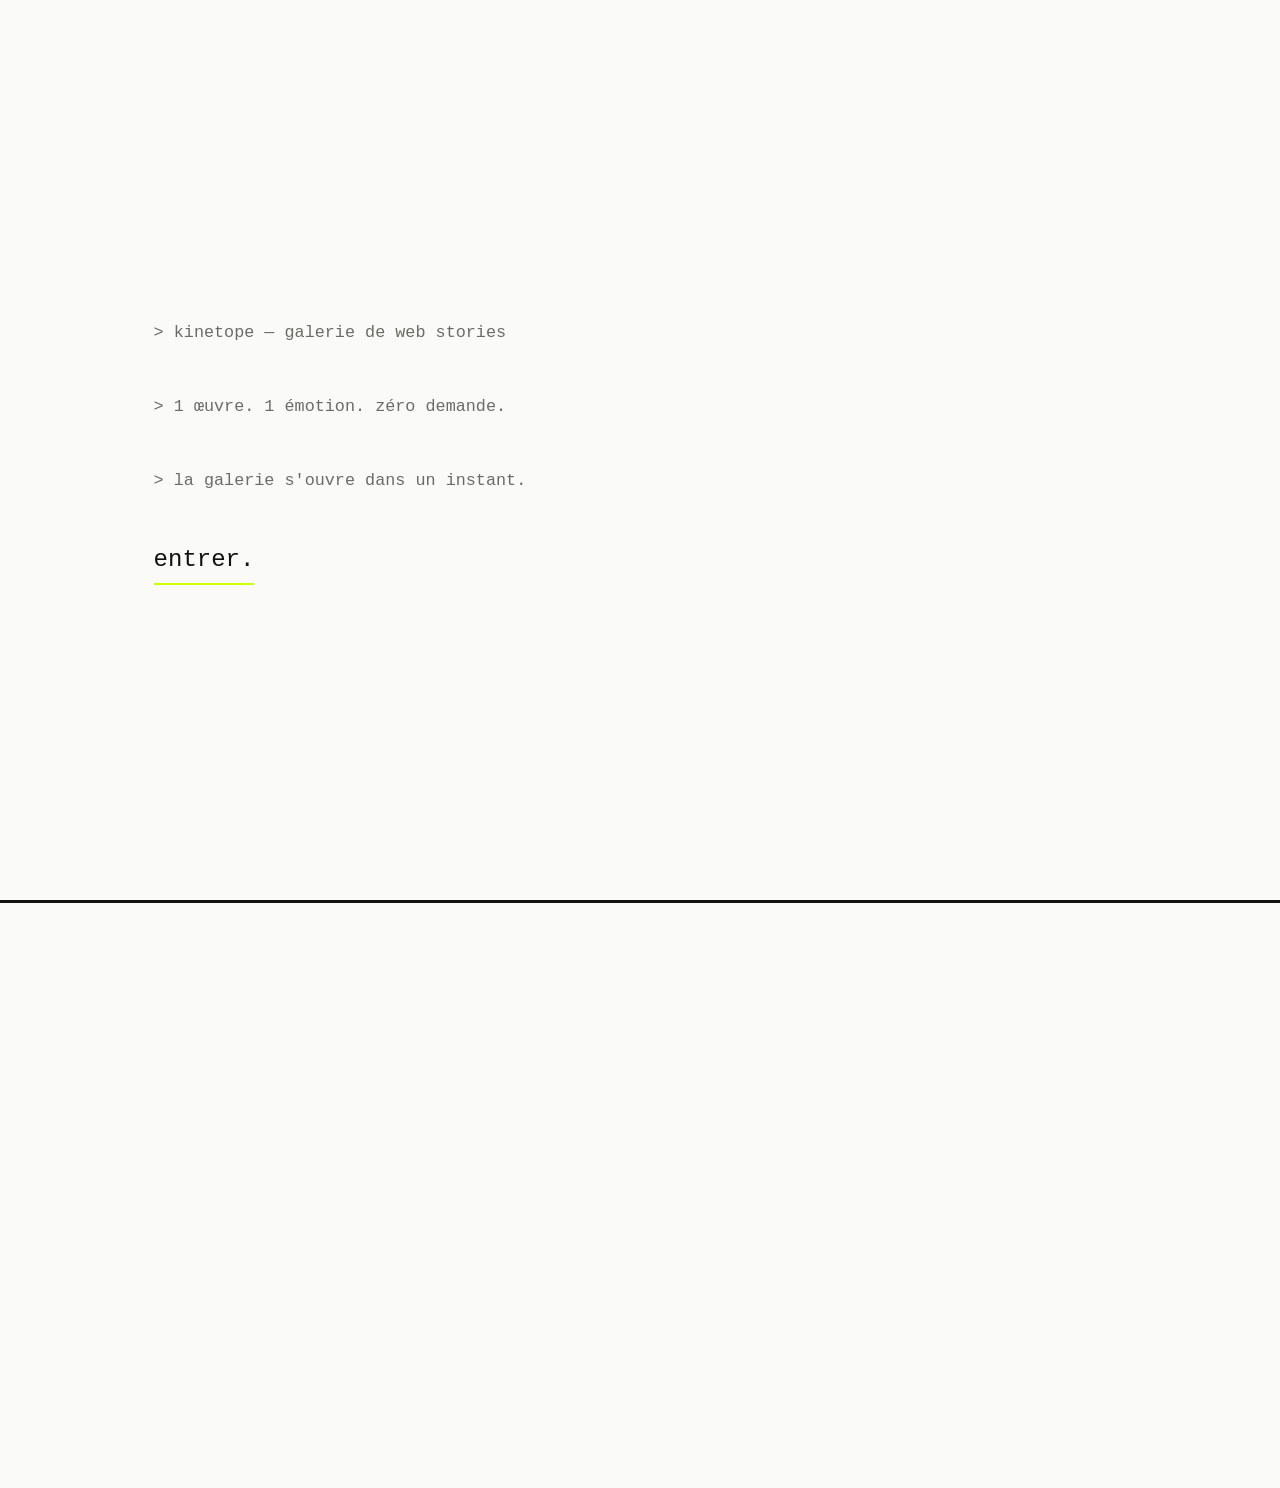
<file: index.html>
<!DOCTYPE html>
<html lang="en">
<head>
<meta charset="utf-8">
<meta name="viewport" content="width=device-width, initial-scale=1">
<meta name="description" content="KINETOPE — web stories by nhue-lab. Small, self-contained, emotional.">
<meta http-equiv="Content-Security-Policy" content="default-src 'none'; style-src 'self'; script-src 'self'">
<title>KINETOPE — web stories by nhue-lab</title>
<link rel="stylesheet" href="style.css">
</head>
<body>

<!-- ============ LE RITUEL D'ENTRÉE ============
     La galerie pratique ce qu'elle expose : le seuil est une œuvre.
     Zéro localStorage — la porte s'ouvre à chaque visite.
     reduced-motion : pas de rideau, l'intro est déjà entrée. -->
<div class="porte" id="porte">
  <pre class="porte-texte" aria-hidden="true"><span class="pl">&gt; kinetope — galerie de web stories</span>
<span class="pl">&gt; 1 œuvre. 1 émotion. zéro demande.</span>
<span class="pl">&gt; la galerie s'ouvre dans un instant.</span></pre>
  <a class="entrer" id="entrer" href="#galerie-top">entrer.</a>
</div>

<header class="hero" id="galerie-top">
  <p class="sur-titre">NHUE-LAB — WEB STORIES — EST. 2026</p>
  <h1 class="logo">KINETOPE</h1>
  <p class="tagline">A gallery of web stories.</p>
  <p class="valeur">Each piece is a small web experience built to make you feel one
  thing — <em>told in scroll</em>, shipped in a few kilobytes.</p>
  <p class="detail">Painters paint canvases. Directors shoot films. These are my pieces:
  stories that live in a page, move with your scroll, and end when they have made
  their point. Every work is self-contained, offline-proof, and yours to replay.</p>
  <p class="status">ŒUVRES: 1&nbsp;&nbsp;·&nbsp;&nbsp;DERNIÈRE: 2026-09-06&nbsp;&nbsp;·&nbsp;&nbsp;GALERIE OUVERTE&nbsp;&nbsp;·&nbsp;&nbsp;v1.0.0</p>
  <div class="regle" aria-hidden="true">
    <span></span><span></span><span></span><span></span><span></span><span></span><span></span><span></span><span></span><span></span><span></span><span></span><span></span><span></span><span></span><span></span><span></span><span></span><span></span><span></span><span></span><span></span><span></span><span></span><span></span><span></span><span></span><span></span><span></span><span></span><span></span><span></span><span></span><span></span><span></span><span></span><span></span><span></span><span></span><span></span><span></span><span></span><span></span><span></span><span></span><span></span><span></span><span></span><span></span><span></span><span></span><span></span><span></span><span></span><span></span><span></span><span></span><span></span><span></span><span></span><span></span><span></span><span></span><span></span><span></span><span></span><span></span><span></span><span></span><span></span><span></span><span></span><span></span><span></span><span></span><span></span><span></span><span></span><span></span><span></span><span></span><span></span><span></span><span></span><span></span><span></span><span></span><span></span><span></span><span></span><span></span><span></span><span></span><span></span><span></span><span></span><span></span><span></span><span></span><span></span><span></span><span></span>
  </div>
</header>

<main>

  <!-- ============================================================
       ŒUVRE 001 — DERIVE
       Ajouter une œuvre = copier ce bloc, incrémenter 00N.
       La vignette est la seule zone colorée : elle appartient à l'œuvre.
       Cartouche d'auteur : intention d'abord, mécanique ensuite.
       Les .anno sont des annotations de marge : changées à chaque
       œuvre, invisibles sous 1100px, jamais expliquées.
       ============================================================ -->
  <p class="anno anno-gauche" aria-hidden="true">fig. 1 — the artist claims it is "not a blog".</p>
  <p class="anno anno-droite" aria-hidden="true">certified replayable. forever.</p>

  <article class="fiche">
    <a class="vignette scene-terminal" href="sites/derive/hub.html" aria-label="Enter DERIVE — the museum of derived pages" tabindex="-1" aria-hidden="true">
      <div class="scanlines"></div>
      <pre class="lapin-mini">
   /\   /\
  { `---'  }
  {  O O  }
  ~~&gt;  V  &lt;~~
   \  \|/  /
    `-----'</pre>
      <p class="t grand caret">&gt; follow the white rabbit.</p>
      <span class="cta-hover">open →</span>
    </a>

    <div class="fiche-corps">
      <div class="tete">
        <span class="ref">ŒUVRE 001</span>
        <h2>DERIVE</h2>
        <span class="obs">2026</span>
      </div>

      <div class="corps">
        <p class="label">l'intention — in french, with intent</p>
        <p>A terminal talks to you. It knows you scrolled, it asks who you are,
        it grows impatient if you don't answer. Then a rabbit shows up — and was
        already there. The emotion targeted: <em class="clef">the slight chill of
        being watched by a machine that has a sense of humor</em>.</p>
        <p class="label data">la mécanique</p>
        <p class="pourquoi">A museum-hub with two rooms: a Matrix-inspired narrative
        terminal (typing text, impatient questions, a story that remembers your answer
        until the end), and a visit counter frozen at 000001 since 2003. Text is the
        only material — no images, no fonts, ~15 KB per room. Scroll is the metronome:
        each block snaps into frame, the story advances at your hand's pace.</p>
        <p class="label data">cartouche</p>
        <p class="data">musée dérivé · 2026 · ~15 KB/salle · scroll-narrative · 2 salles · <b lang="fr">langue: français</b></p>
        <p class="label data">matériau</p>
        <p class="data">HTML · CSS · JS vanilla — zéro framework, zéro build, zéro dépendance. Le texte comme seule image.</p>
        <p class="label data">salles</p>
        <ul class="exhibits">
          <li><a href="sites/derive/derive-matrix/">derive-matrix</a></li>
          <li><a href="sites/derive/compteur-2003/">compteur-2003</a></li>
        </ul>
      </div>

      <div class="pied">
        <span class="deplacement">une œuvre de nhue-lab — rejouable à l'infini</span>
        <a class="cta" href="sites/derive/hub.html">entrer →</a>
      </div>
    </div>
  </article>

</main>

<footer>
  <p class="signature">chaque œuvre est autonome, rejouable, et ne demande rien.</p>
  <p>KINETOPE — les web stories de nhue-lab. HTML, CSS, un peu de JS quand l'histoire l'exige. Rien d'autre. <a class="revoir" href="#" id="revoir">↩ revoir l'entrée</a></p>
</footer>

<script src="porte.js"></script>
</body>
</html>
</file>
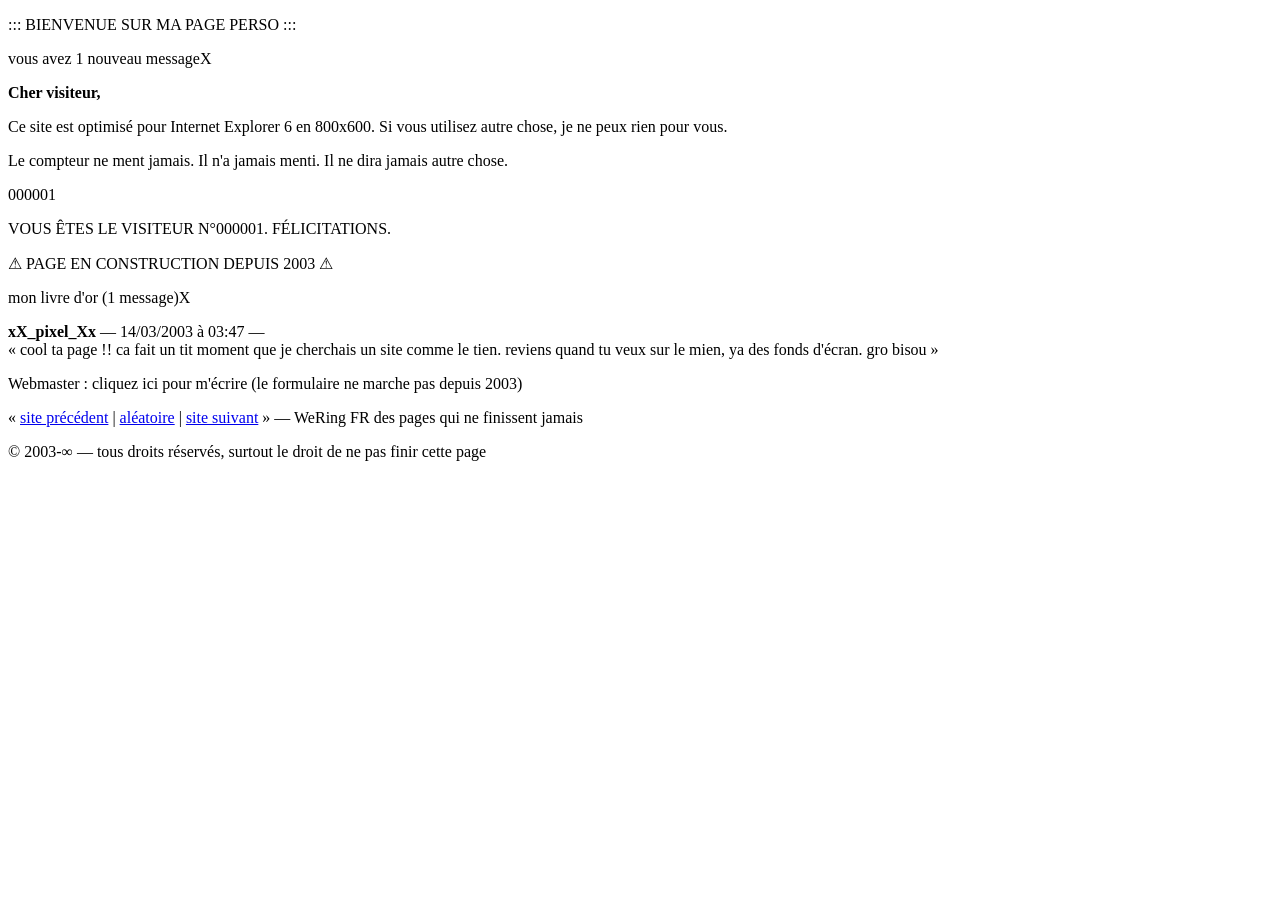
<file: pieces/compteur-2003/index.html>
<!DOCTYPE html>
<html lang="fr">
<head>
<meta charset="utf-8">
<meta name="viewport" content="width=device-width, initial-scale=1">
<meta name="description" content="Vous êtes le visiteur n°000001. Best viewed in 800x600.">
<meta http-equiv="Content-Security-Policy" content="default-src 'none'; style-src 'self'; script-src 'self'">
<title>::: BIENVENUE SUR MA PAGE :::</title>
<style>
/* compteur-2003 — pièce 02. Aucune image : les "GIF" sont du CSS. */
:root { --bleu:#000080; --gris:#c0c0c0; --jaune:#ffff00; --rouge:#ff0000; --vert:#00ff00; }
* { margin:0; padding:0; box-sizing:border-box; }
body {
  background:#000030;
  background-image: repeating-linear-gradient(45deg, #000030 0 12px, #000040 12px 24px);
  color:#fff; font-family: "Comic Sans MS", "Comic Sans", cursive, sans-serif;
  min-height:100vh; padding:2rem 1rem; text-align:center;
}
a { color:var(--jaune); }

.titre {
  font-size:clamp(1.4rem,5vw,2.6rem); font-weight:bold;
  color:var(--jaune); text-shadow:2px 2px 0 var(--rouge), 4px 4px 0 #800000;
  margin-bottom:1rem;
}
.clignote { animation: blink 1s steps(1) infinite; }
@keyframes blink { 50% { visibility:hidden; } }

/* Fenêtre Windows 98 en CSS pur */
.fenetre {
  max-width:640px; margin:0 auto 2rem; background:var(--gris);
  border:2px solid; border-color:#fff #404040 #404040 #fff;
  box-shadow: 4px 4px 0 #000; text-align:left; color:#000;
}
.fenetre .barre {
  background:linear-gradient(90deg,var(--bleu),#1084d0);
  color:#fff; font-weight:bold; padding:4px 8px; font-size:0.9rem;
  display:flex; justify-content:space-between; font-family:Tahoma,Verdana,sans-serif;
}
.fenetre .barre .croix { background:var(--gris); color:#000; border:1px solid; border-color:#fff #404040 #404040 #fff; padding:0 5px; }
.fenetre .contenu { padding:1rem; font-size:0.95rem; line-height:1.6; }
.fenetre .contenu b { color:var(--bleu); }

/* Compteur à digits */
.compteur {
  display:inline-flex; gap:4px; background:#000; padding:6px 8px;
  border:2px solid; border-color:#404040 #fff #fff #404040; margin:1rem 0;
}
.digit {
  font-family:"Courier New",monospace; font-weight:bold; font-size:2rem;
  color:var(--vert); background:#001800; padding:2px 8px;
  text-shadow:0 0 6px var(--vert);
}

.construction {
  display:inline-block; padding:0.5rem 1.2rem; background:var(--jaune); color:#000;
  font-weight:bold; border:3px dashed #000; transform:rotate(-2deg);
  margin:1rem 0; font-family:Verdana,sans-serif; font-size:0.85rem;
}

.webring { font-size:0.8rem; font-family:Verdana,sans-serif; color:#a0a0ff; margin-top:2rem; }
.webring a { margin:0 0.5rem; }
.pied { font-size:0.75rem; color:#8080c0; margin-top:1.5rem; font-family:Verdana,sans-serif; }

.email { font-size:0.85rem; margin-top:1rem; }
.email .lerobert { background:var(--gris); color:#000; padding:2px 6px; border:2px solid; border-color:#fff #404040 #404040 #fff; font-family:Tahoma,sans-serif; font-size:0.7rem; cursor:not-allowed; }

@media (prefers-reduced-motion: reduce) { .clignote { animation:none; visibility:visible; } }
</style>
</head>
<body>
<!-- PIÈCE 02 — l'ironie : personne n'a visité cette page, le compteur dit le contraire depuis 2003. -->

<p class="titre clignote">::: BIENVENUE SUR MA PAGE PERSO :::</p>

<div class="fenetre" role="dialog" aria-label="Fenêtre de bienvenue">
  <div class="barre"><span>vous avez 1 nouveau message</span><span class="croix" aria-hidden="true">X</span></div>
  <div class="contenu">
    <p><b>Cher visiteur,</b></p>
    <p>Ce site est optimisé pour Internet Explorer 6 en 800x600.
       Si vous utilisez autre chose, je ne peux rien pour vous.</p>
    <p>Le compteur ne ment jamais. Il n'a jamais menti. Il ne dira jamais autre chose.</p>
  </div>
</div>

<p><span class="compteur" role="img" aria-label="Compteur de visites : 000001">
  <span class="digit">0</span><span class="digit">0</span><span class="digit">0</span><span class="digit">0</span><span class="digit">0</span><span class="digit">1</span>
</span></p>
<p class="pied clignote">VOUS ÊTES LE VISITEUR N°000001. FÉLICITATIONS.</p>

<p><span class="construction">⚠ PAGE EN CONSTRUCTION DEPUIS 2003 ⚠</span></p>

<div class="fenetre">
  <div class="barre"><span>mon livre d'or (1 message)</span><span class="croix" aria-hidden="true">X</span></div>
  <div class="contenu">
    <p><b>xX_pixel_Xx</b> — 14/03/2003 à 03:47 —<br>
    « cool ta page !! ca fait un tit moment que je cherchais un site comme le tien.
    reviens quand tu veux sur le mien, ya des fonds d'écran. gro bisou »</p>
  </div>
</div>

<p class="email">
  Webmaster : <span class="lerobert" title="le formulaire ne marche pas depuis 2003">cliquez ici pour m'écrire</span>
  <span class="pied">(le formulaire ne marche pas depuis 2003)</span>
</p>

<p class="webring">
  &laquo; <a href="#" aria-disabled="true">site précédent</a> |
  <a href="#" aria-disabled="true">aléatoire</a> |
  <a href="#" aria-disabled="true">site suivant</a> &raquo;
  — WeRing FR des pages qui ne finissent jamais
</p>
<p class="pied">© 2003-∞ — tous droits réservés, surtout le droit de ne pas finir cette page</p>

<script>
(function () {
  "use strict";
  // Déterminisme total : le compteur dit toujours 000001. C'est la vanne.
  // (Ligne conservée pour honorer la tradition des scripts vides de 2003.)
})();
</script>
</body>
</html>
</file>
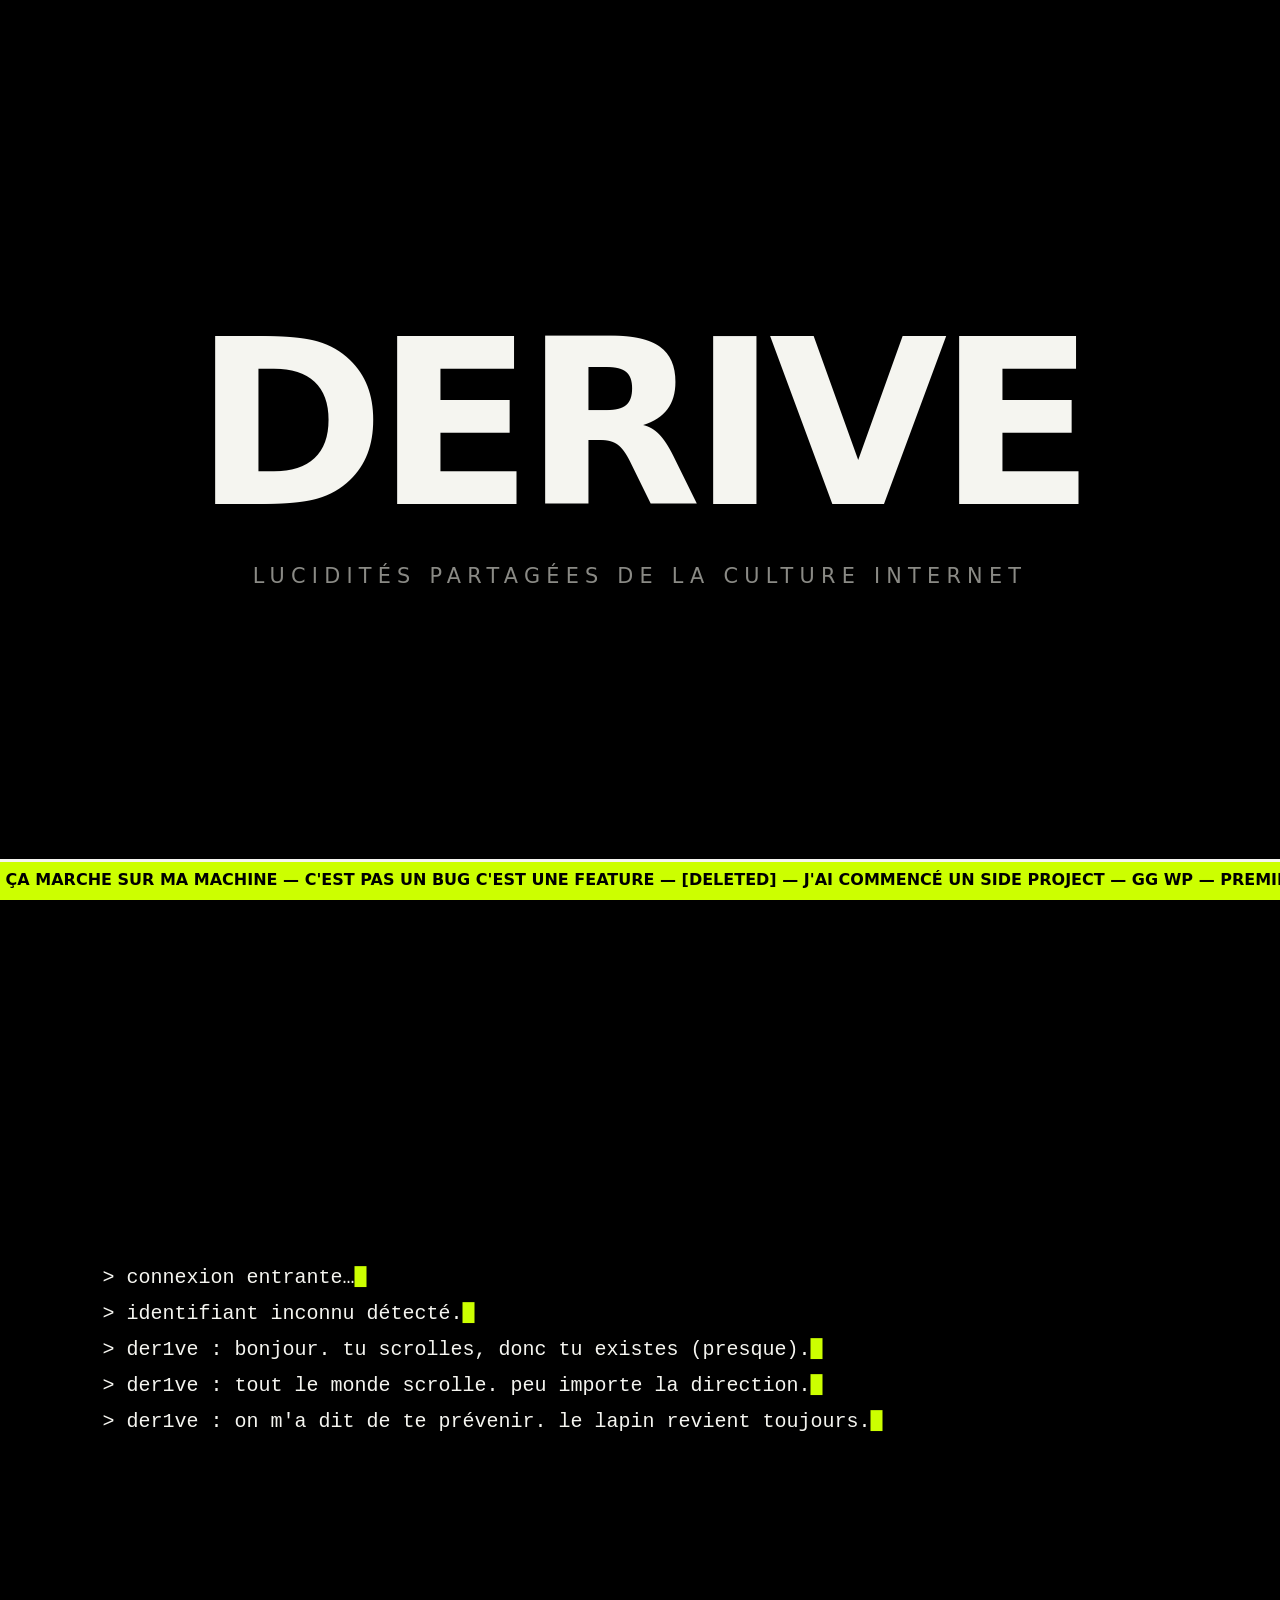
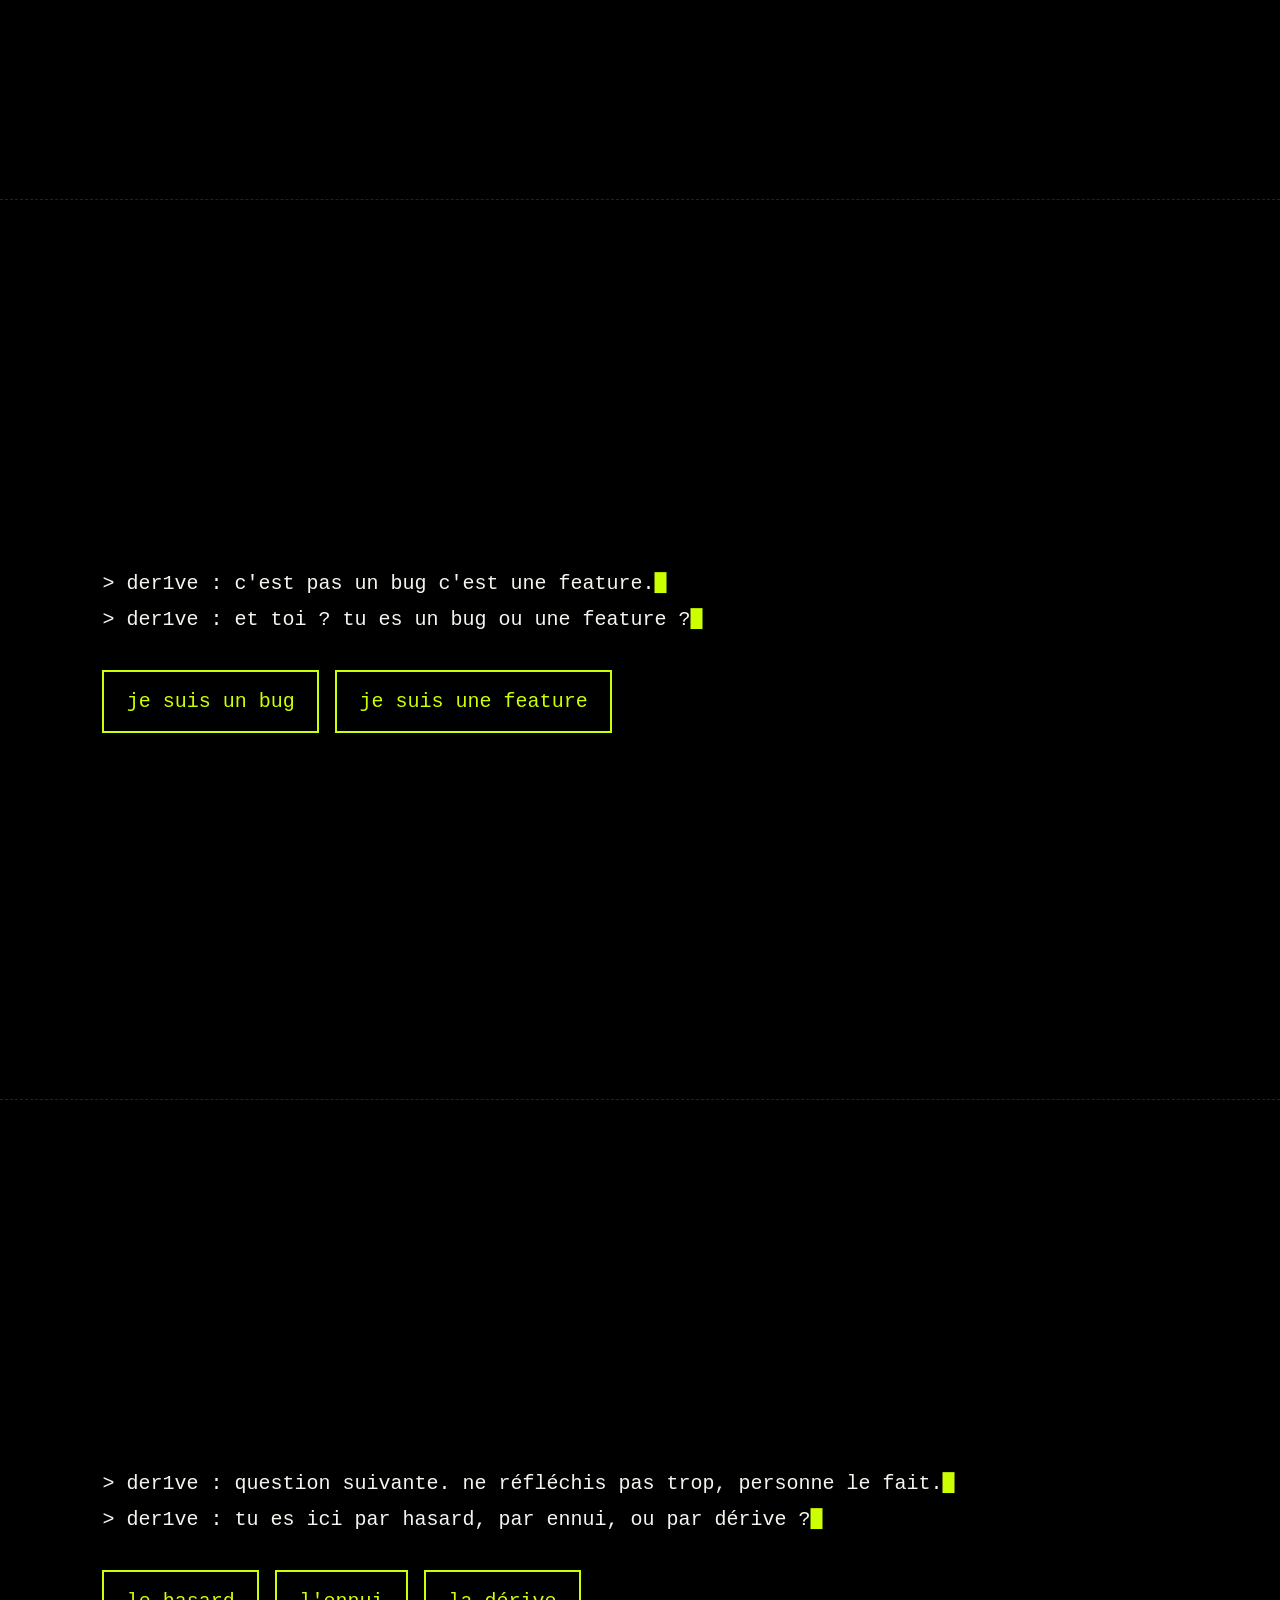
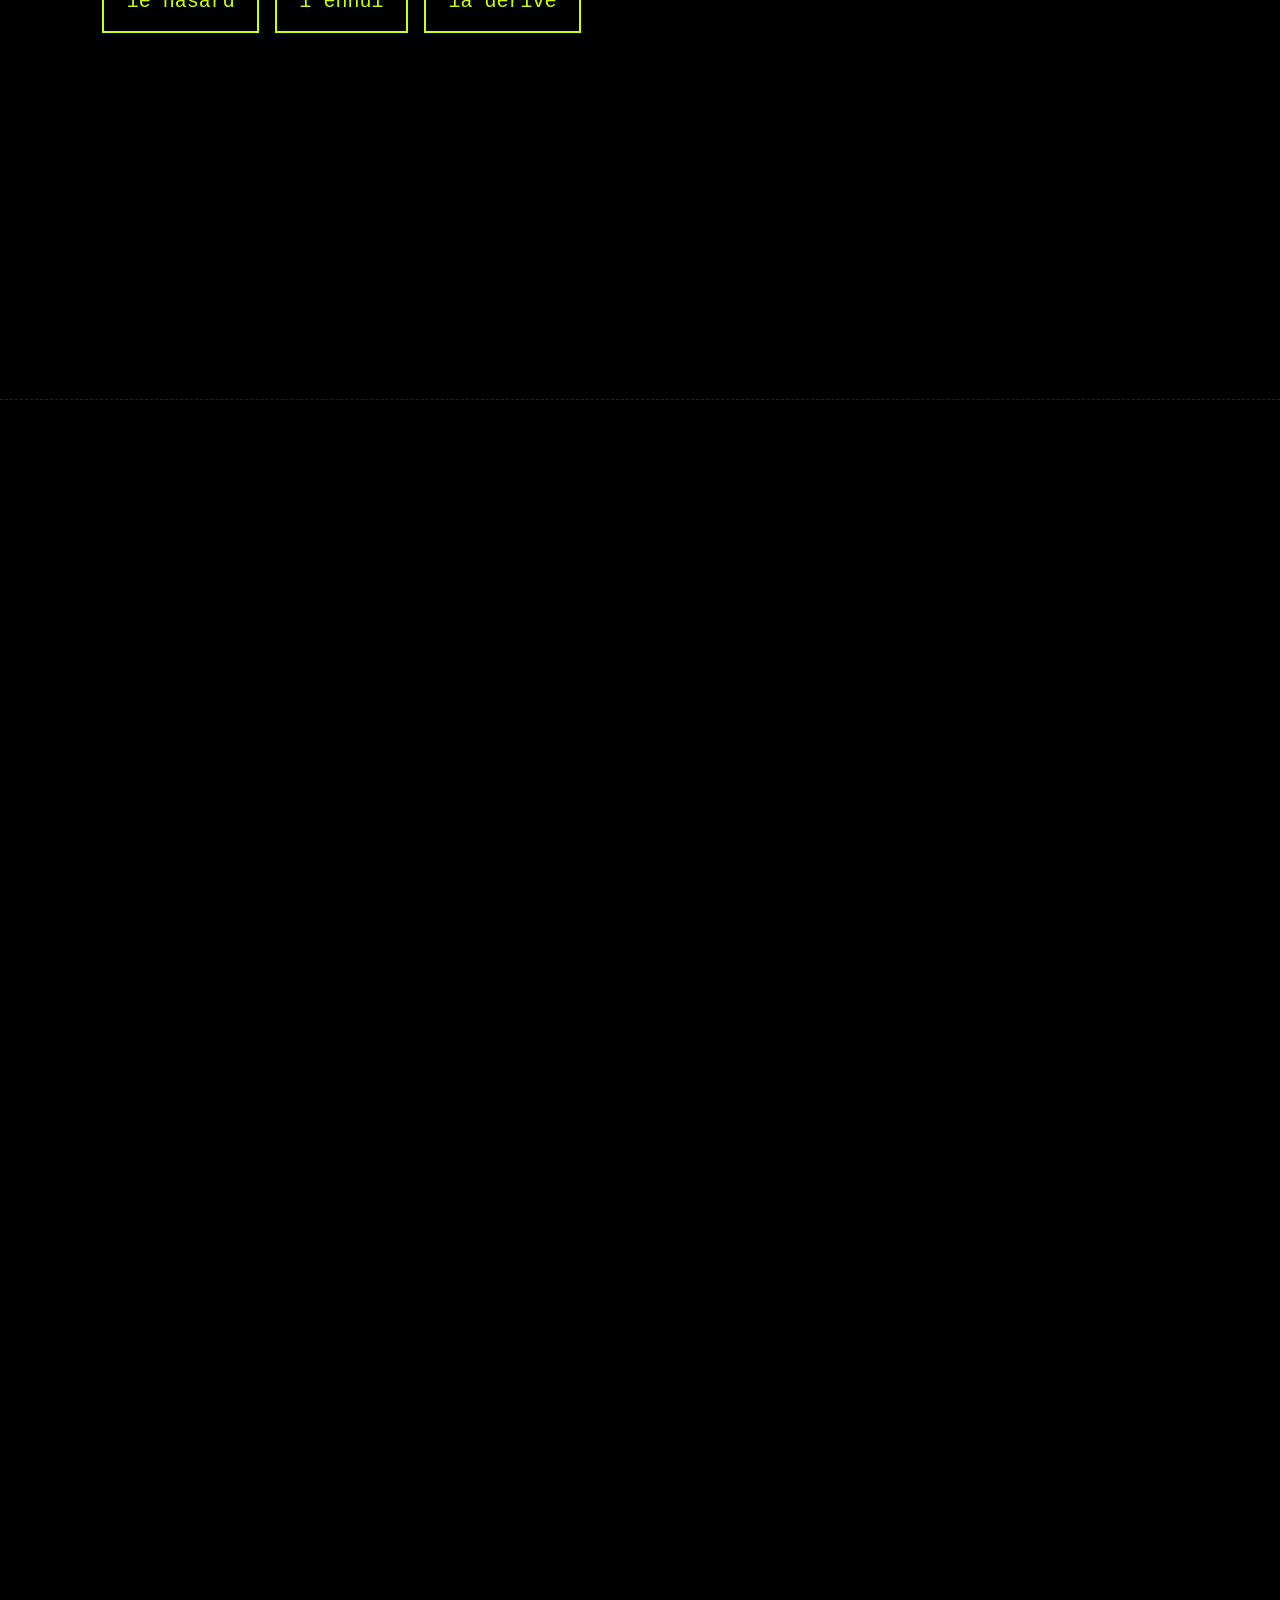
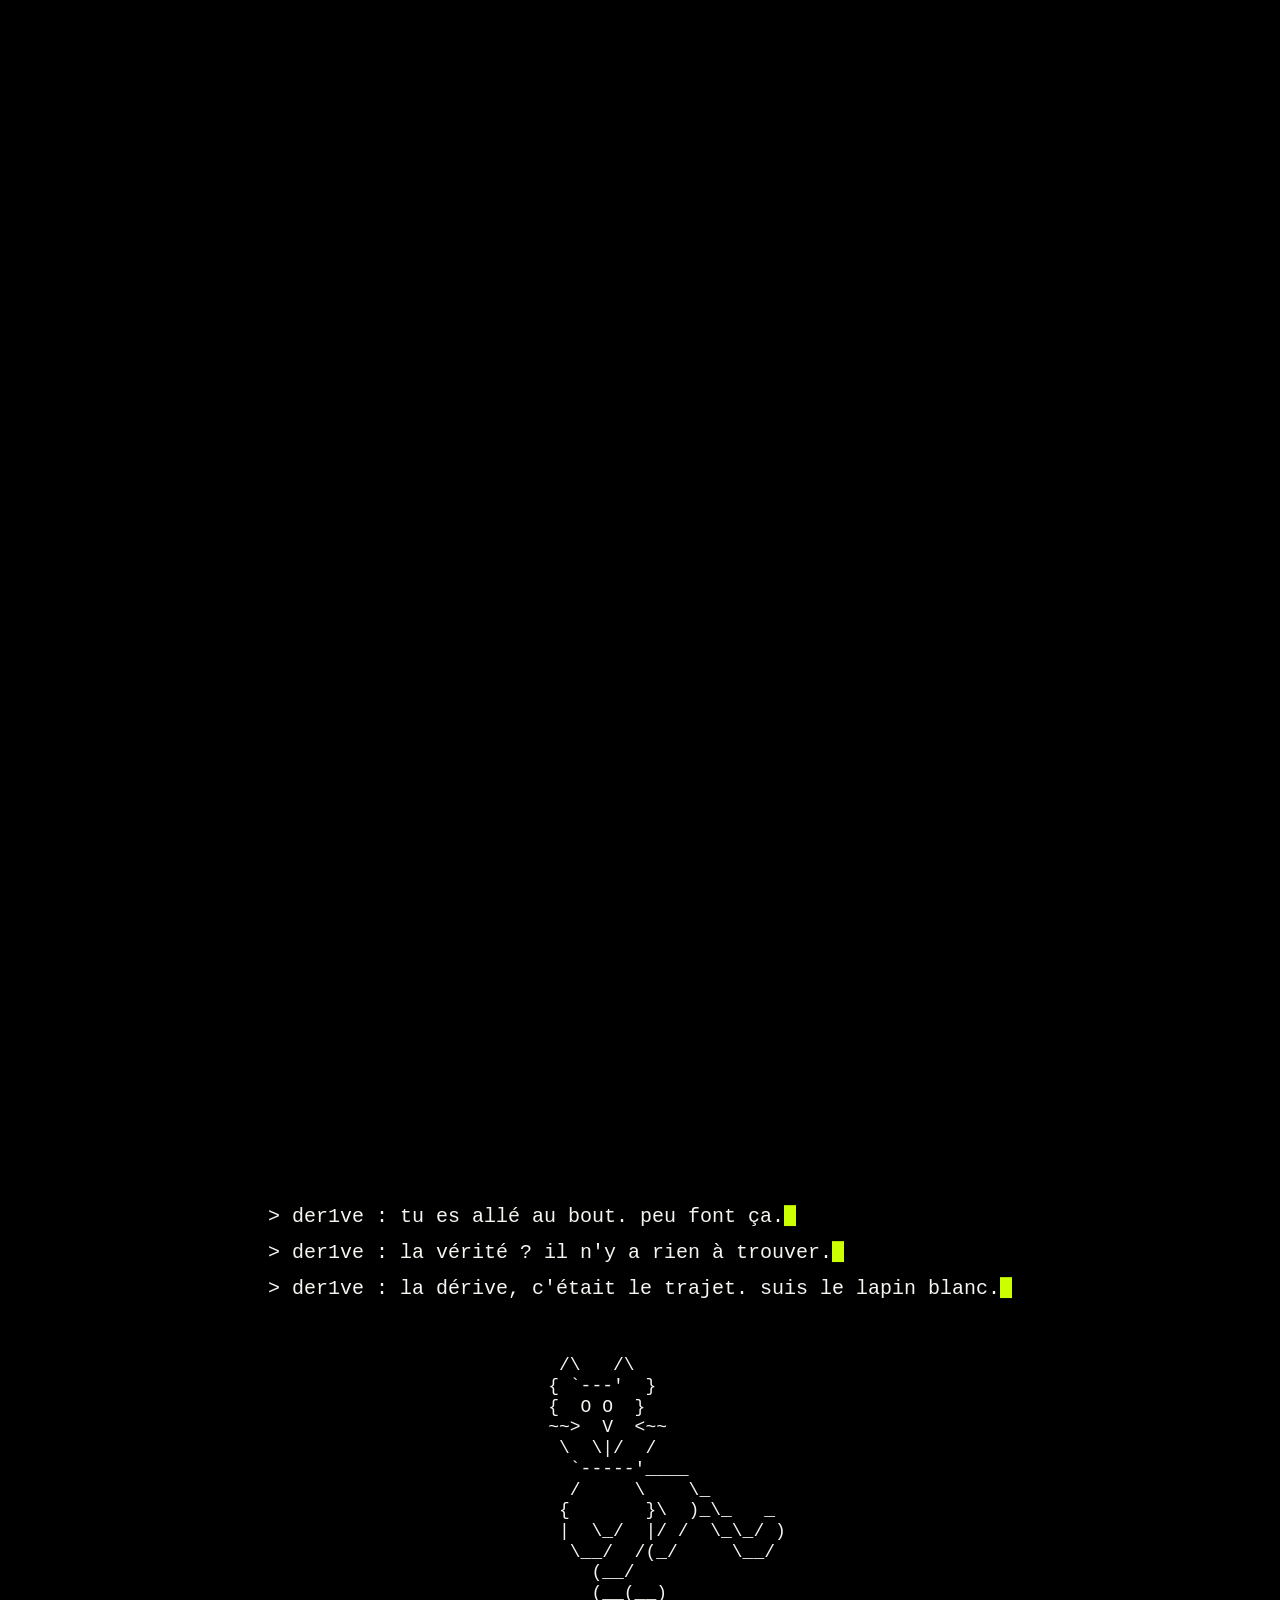
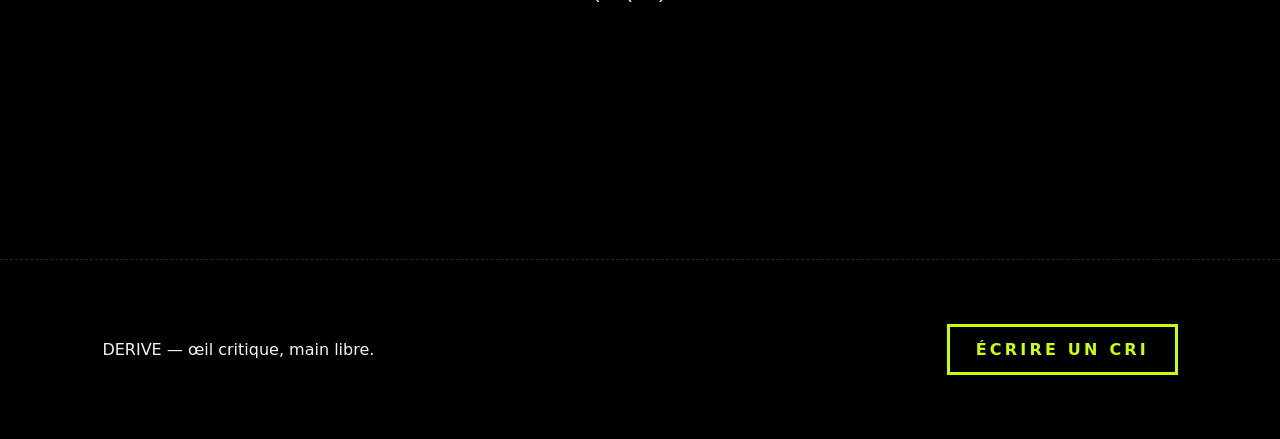
<file: pieces/derive-matrix/index.html>
<!DOCTYPE html>
<html lang="fr">
<head>
<meta charset="utf-8">
<meta name="viewport" content="width=device-width, initial-scale=1">
<meta name="description" content="DERIVE — lucidités partagées de la culture internet. Suis le lapin.">
<meta http-equiv="Content-Security-Policy" content="default-src 'none'; style-src 'self'; script-src 'self'; img-src 'self'">
<title>DERIVE — suis le lapin</title>
<link rel="stylesheet" href="style.css">
</head>
<body>
<!-- easter egg : tu lis la source. respect. le mot de passe c'est "lapin" — clique 3 fois sur le lapin. -->

<header class="hero">
  <div class="chat" id="chat" aria-hidden="true"></div>
  <h1 class="titre" id="titre" aria-label="DERIVE">
    <span>D</span><span>E</span><span>R</span><span>I</span><span>V</span><span>E</span>
  </h1>
  <p class="hook">lucidités partagées de la culture internet</p>
  <div class="marquee" aria-hidden="true">
    <span>&nbsp;ça marche sur ma machine — c'est pas un bug c'est une feature — [deleted] — j'ai commencé un side project — gg wp — premier — source : je l'ai inventé — fyi je guess — ça dépend — &nbsp;ça marche sur ma machine — c'est pas un bug c'est une feature — [deleted] — j'ai commencé un side project — gg wp — premier — source : je l'ai inventé — fyi je guess — ça dépend —&nbsp;</span>
  </div>
</header>

<main class="term">

  <!-- PROLOGUE -->
  <section class="ecran" data-type="prologue">
    <pre class="toutes-lignes" data-lines='["> connexion entrante…", "> identifiant inconnu détecté.", "> der1ve : bonjour. tu scrolles, donc tu existes (presque).", "> der1ve : tout le monde scrolle. peu importe la direction.", "> der1ve : on m&apos;a dit de te prévenir. le lapin revient toujours."]' aria-live="polite"></pre>
  </section>

  <!-- QUESTION 1 -->
  <section class="ecran" data-type="question">
    <pre class="toutes-lignes" data-lines='["> der1ve : c&apos;est pas un bug c&apos;est une feature.", "> der1ve : et toi ? tu es un bug ou une feature ?"]' aria-live="polite"></pre>
    <div class="choix">
      <button type="button" data-r="bug">je suis un bug</button>
      <button type="button" data-r="feature">je suis une feature</button>
    </div>
    <p class="reponse" hidden="hidden">&gt; réponse enregistrée. peu importe. personne ne lit les logs.</p>
  </section>

  <!-- QUESTION 2 -->
  <section class="ecran" data-type="question">
    <pre class="toutes-lignes" data-lines='["> der1ve : question suivante. ne réfléchis pas trop, personne le fait.", "> der1ve : tu es ici par hasard, par ennui, ou par dérive ?"]' aria-live="polite"></pre>
    <div class="choix">
      <button type="button" data-r="hasard">le hasard</button>
      <button type="button" data-r="ennui">l&apos;ennui</button>
      <button type="button" data-r="derive">la dérive</button>
    </div>
    <p class="reponse" hidden="hidden">&gt; réponse enregistrée. mensonge détecté. c&apos;est toujours l&apos;ennui.</p>
  </section>

  <!-- LOGS (salles) -->
  <section class="log log-1">
    <span class="num">&gt; log.01 — 03:47</span>
    <h2>CRIS</h2>
    <p>Tout ce qu'on n'a pas le droit de dire dans les réunions, les formulaires, les cases. Ici, les lettres débordent.</p>
  </section>
  <section class="log log-2">
    <span class="num">&gt; log.02 — 04:12</span>
    <h2>COULEURS</h2>
    <p>Rouge qui claque, jaune qui pique. Le goût, c'est ce qui reste quand on a fini de s'excuser.</p>
  </section>
  <section class="log log-3">
    <span class="num">&gt; log.03 — 99:99</span>
    <h2>ABANDON</h2>
    <p>Laisse le curseur dériver. Rien n'est cassé, rien n'est propre. C'est le principe.</p>
  </section>

  <!-- DENOUEMENT -->
  <section class="ecran final" data-type="denouement">
    <pre class="toutes-lignes" data-lines='["> der1ve : tu es allé au bout. peu font ça.", "> der1ve : la vérité ? il n&apos;y a rien à trouver.", "> der1ve : la dérive, c&apos;était le trajet. suis le lapin blanc."]' aria-live="polite"></pre>
    <pre class="lapin" id="lapin" title="?">      /\   /\
     { `---'  }
     {  O O  }
     ~~>  V  <~~
      \  \|/  /
       `-----'____
       /     \    \_
      {       }\  )_\_   _
      |  \_/  |/ /  \_\_/ )
       \__/  /(_/     \__/
         (__/
         (__(__)
</pre>
    <p class="secret" id="secret" hidden="hidden">&gt; la.packet du lapin : le lapin était le scroll. GG. tu peux partir maintenant. ou pas.</p>
  </section>

</main>

<footer>
  <p>DERIVE — œil critique, main libre.</p>
  <a href="mailto:contact@example.org">Écrire un cri</a>
</footer>
<script src="app.js"></script>
</body>
</html>
</file>
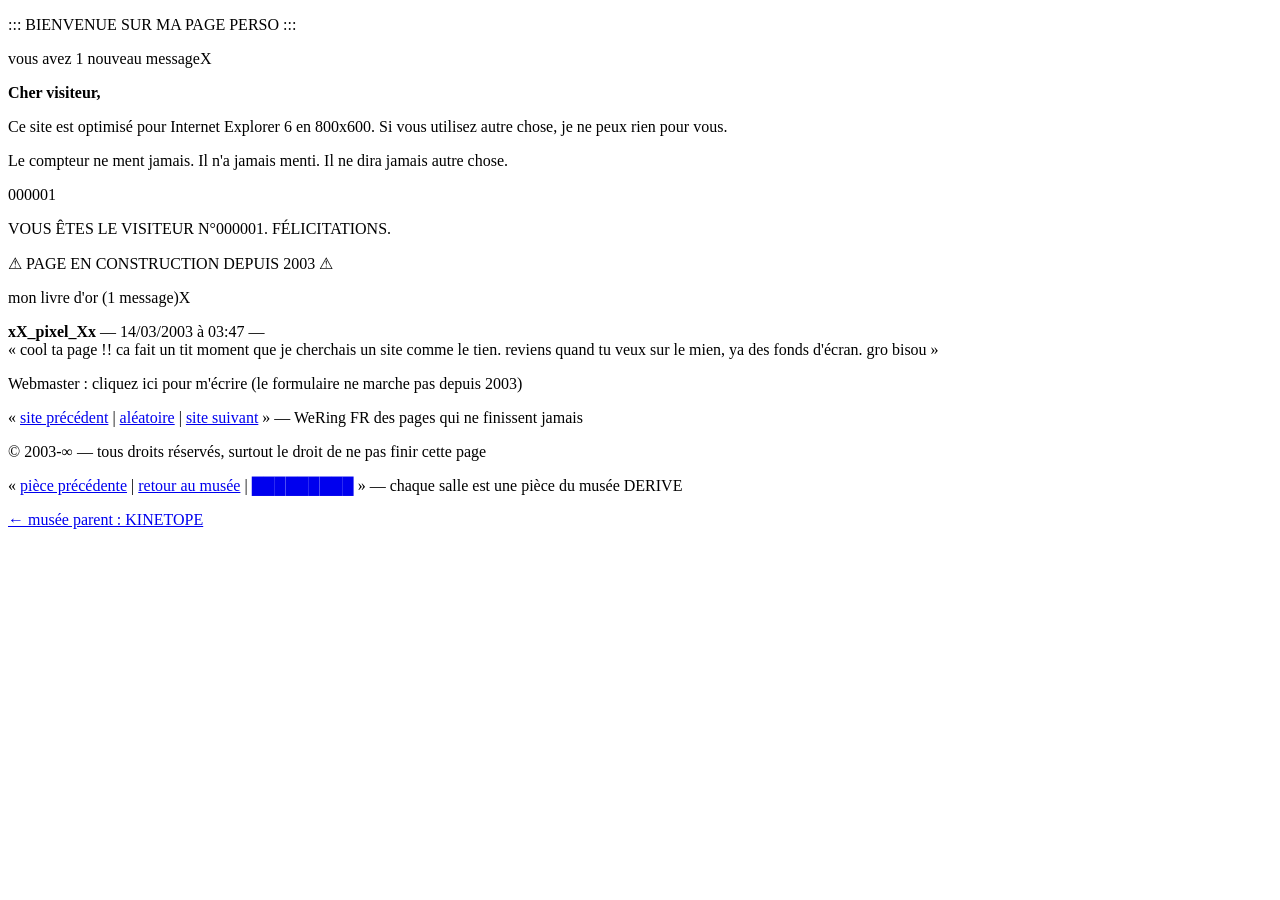
<file: sites/derive/compteur-2003/index.html>
<!DOCTYPE html>
<html lang="fr">
<head>
<meta charset="utf-8">
<meta name="viewport" content="width=device-width, initial-scale=1">
<meta name="description" content="Vous êtes le visiteur n°000001. Best viewed in 800x600.">
<meta http-equiv="Content-Security-Policy" content="default-src 'none'; style-src 'self'">
<title>::: BIENVENUE SUR MA PAGE :::</title>
<style>
/* compteur-2003 — pièce 02. Aucune image : les "GIF" sont du CSS. */
:root { --bleu:#000080; --gris:#c0c0c0; --jaune:#ffff00; --rouge:#ff0000; --vert:#00ff00; }
* { margin:0; padding:0; box-sizing:border-box; }
body {
  background:#000030;
  background-image: repeating-linear-gradient(45deg, #000030 0 12px, #000040 12px 24px);
  color:#fff; font-family: "Comic Sans MS", "Comic Sans", cursive, sans-serif;
  min-height:100vh; padding:2rem 1rem; text-align:center;
}
a { color:var(--jaune); }

.titre {
  font-size:clamp(1.4rem,5vw,2.6rem); font-weight:bold;
  color:var(--jaune); text-shadow:2px 2px 0 var(--rouge), 4px 4px 0 #800000;
  margin-bottom:1rem;
}
.clignote { animation: blink 1s steps(1) infinite; }
@keyframes blink { 50% { visibility:hidden; } }

/* Fenêtre Windows 98 en CSS pur */
.fenetre {
  max-width:640px; margin:0 auto 2rem; background:var(--gris);
  border:2px solid; border-color:#fff #404040 #404040 #fff;
  box-shadow: 4px 4px 0 #000; text-align:left; color:#000;
}
.fenetre .barre {
  background:linear-gradient(90deg,var(--bleu),#1084d0);
  color:#fff; font-weight:bold; padding:4px 8px; font-size:0.9rem;
  display:flex; justify-content:space-between; font-family:Tahoma,Verdana,sans-serif;
}
.fenetre .barre .croix { background:var(--gris); color:#000; border:1px solid; border-color:#fff #404040 #404040 #fff; padding:0 5px; }
.fenetre .contenu { padding:1rem; font-size:0.95rem; line-height:1.6; }
.fenetre .contenu b { color:var(--bleu); }

/* Compteur à digits */
.compteur {
  display:inline-flex; gap:4px; background:#000; padding:6px 8px;
  border:2px solid; border-color:#404040 #fff #fff #404040; margin:1rem 0;
}
.digit {
  font-family:"Courier New",monospace; font-weight:bold; font-size:2rem;
  color:var(--vert); background:#001800; padding:2px 8px;
  text-shadow:0 0 6px var(--vert);
}

.construction {
  display:inline-block; padding:0.5rem 1.2rem; background:var(--jaune); color:#000;
  font-weight:bold; border:3px dashed #000; transform:rotate(-2deg);
  margin:1rem 0; font-family:Verdana,sans-serif; font-size:0.85rem;
}

.webring { font-size:0.8rem; font-family:Verdana,sans-serif; color:#a0a0ff; margin-top:2rem; }
.webring a { margin:0 0.5rem; }
.pied { font-size:0.75rem; color:#8080c0; margin-top:1.5rem; font-family:Verdana,sans-serif; }

.email { font-size:0.85rem; margin-top:1rem; }
.email .lerobert { background:var(--gris); color:#000; padding:2px 6px; border:2px solid; border-color:#fff #404040 #404040 #fff; font-family:Tahoma,sans-serif; font-size:0.7rem; cursor:not-allowed; }

@media (prefers-reduced-motion: reduce) { .clignote { animation:none; visibility:visible; } }
</style>
</head>
<body>
<!-- PIÈCE 02 — l'ironie : personne n'a visité cette page, le compteur dit le contraire depuis 2003. -->

<p class="titre clignote">::: BIENVENUE SUR MA PAGE PERSO :::</p>

<div class="fenetre" role="dialog" aria-label="Fenêtre de bienvenue">
  <div class="barre"><span>vous avez 1 nouveau message</span><span class="croix" aria-hidden="true">X</span></div>
  <div class="contenu">
    <p><b>Cher visiteur,</b></p>
    <p>Ce site est optimisé pour Internet Explorer 6 en 800x600.
       Si vous utilisez autre chose, je ne peux rien pour vous.</p>
    <p>Le compteur ne ment jamais. Il n'a jamais menti. Il ne dira jamais autre chose.</p>
  </div>
</div>

<p><span class="compteur" role="img" aria-label="Compteur de visites : 000001">
  <span class="digit">0</span><span class="digit">0</span><span class="digit">0</span><span class="digit">0</span><span class="digit">0</span><span class="digit">1</span>
</span></p>
<p class="pied clignote">VOUS ÊTES LE VISITEUR N°000001. FÉLICITATIONS.</p>

<p><span class="construction">⚠ PAGE EN CONSTRUCTION DEPUIS 2003 ⚠</span></p>

<div class="fenetre">
  <div class="barre"><span>mon livre d'or (1 message)</span><span class="croix" aria-hidden="true">X</span></div>
  <div class="contenu">
    <p><b>xX_pixel_Xx</b> — 14/03/2003 à 03:47 —<br>
    « cool ta page !! ca fait un tit moment que je cherchais un site comme le tien.
    reviens quand tu veux sur le mien, ya des fonds d'écran. gro bisou »</p>
  </div>
</div>

<p class="email">
  Webmaster : <span class="lerobert" title="le formulaire ne marche pas depuis 2003">cliquez ici pour m'écrire</span>
  <span class="pied">(le formulaire ne marche pas depuis 2003)</span>
</p>

<p class="webring">
  &laquo; <a href="#" aria-disabled="true">site précédent</a> |
  <a href="#" aria-disabled="true">aléatoire</a> |
  <a href="#" aria-disabled="true">site suivant</a> &raquo;
  — WeRing FR des pages qui ne finissent jamais
</p>
<p class="pied">© 2003-∞ — tous droits réservés, surtout le droit de ne pas finir cette page</p>

<p class="webring">
  &laquo; <a href="../derive-matrix/">pièce précédente</a> |
  <a href="../">retour au musée</a> |
  <a href="../">█████████</a> &raquo;
  — chaque salle est une pièce du musée DERIVE
</p>

<footer class="pied">
  <p><a href="../../" style="color:#8080c0">← musée parent : KINETOPE</a></p>
</footer>

</body>
</html>
</file>
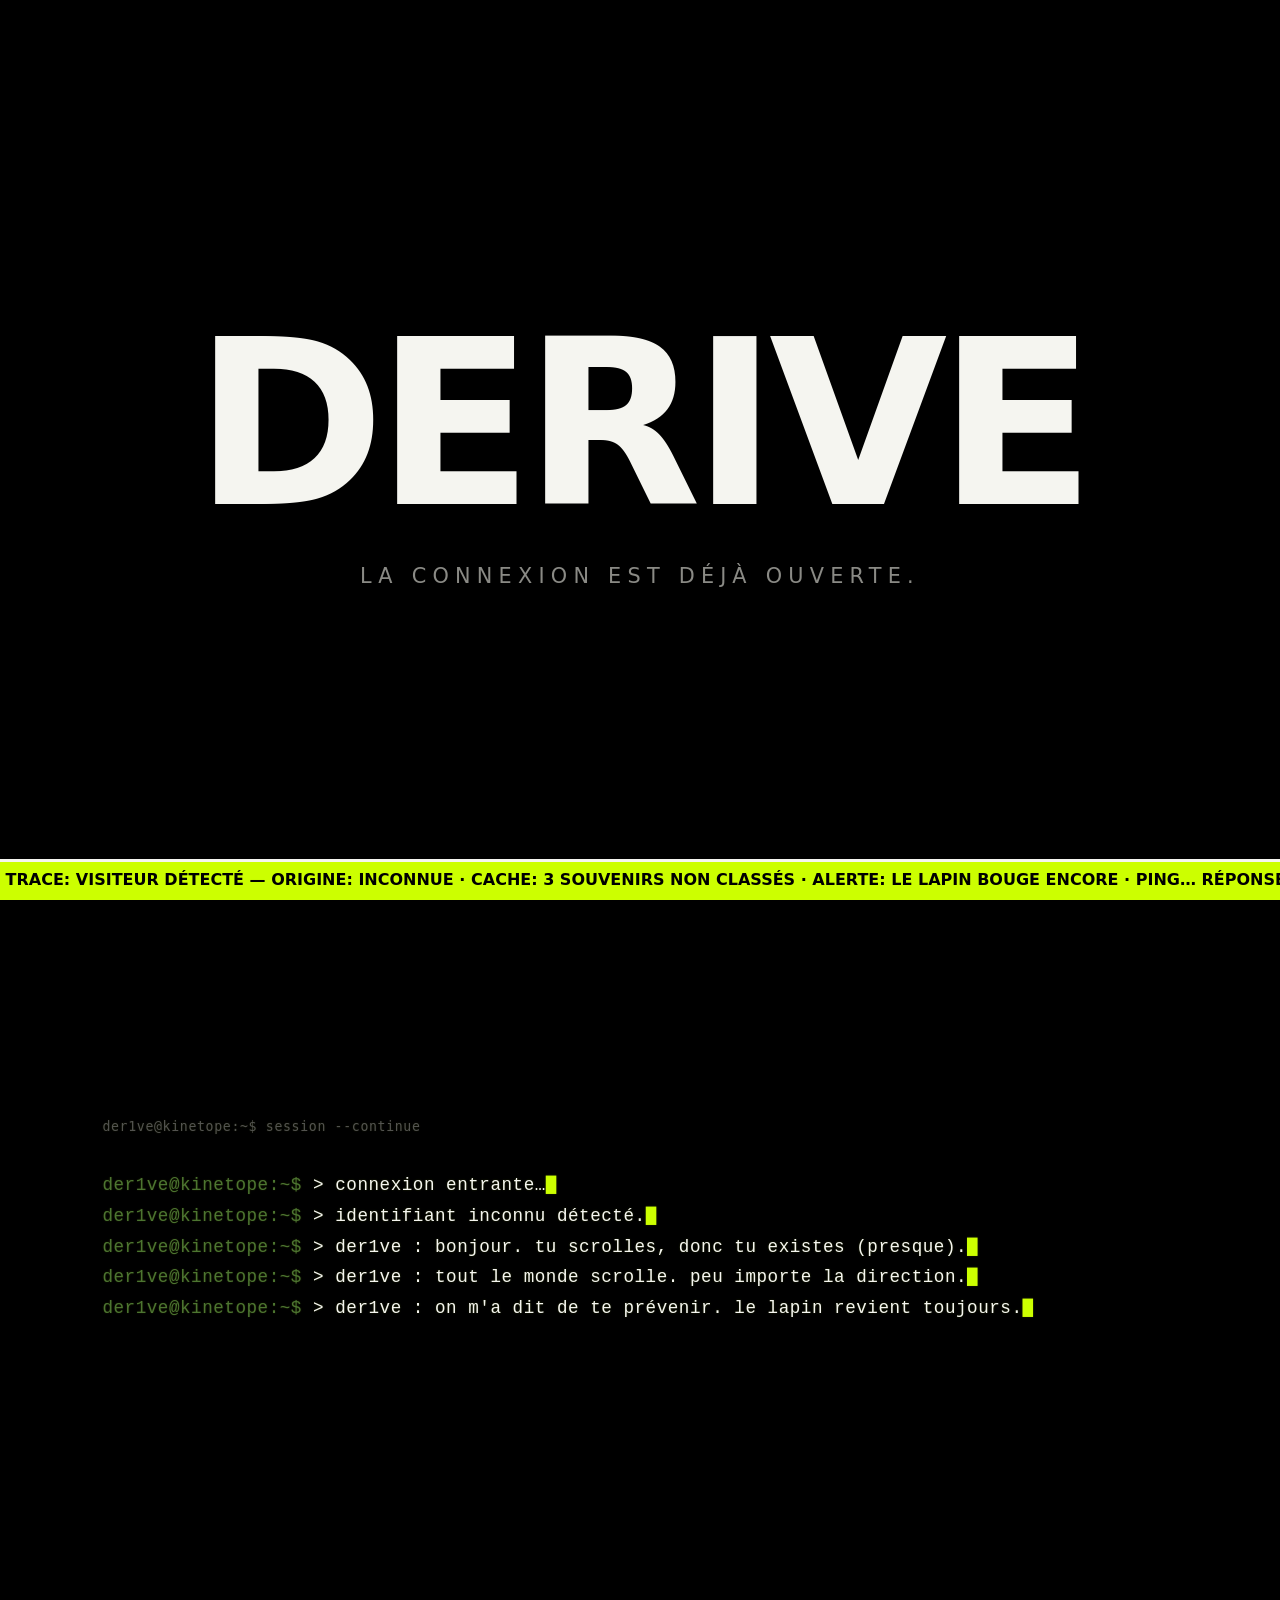
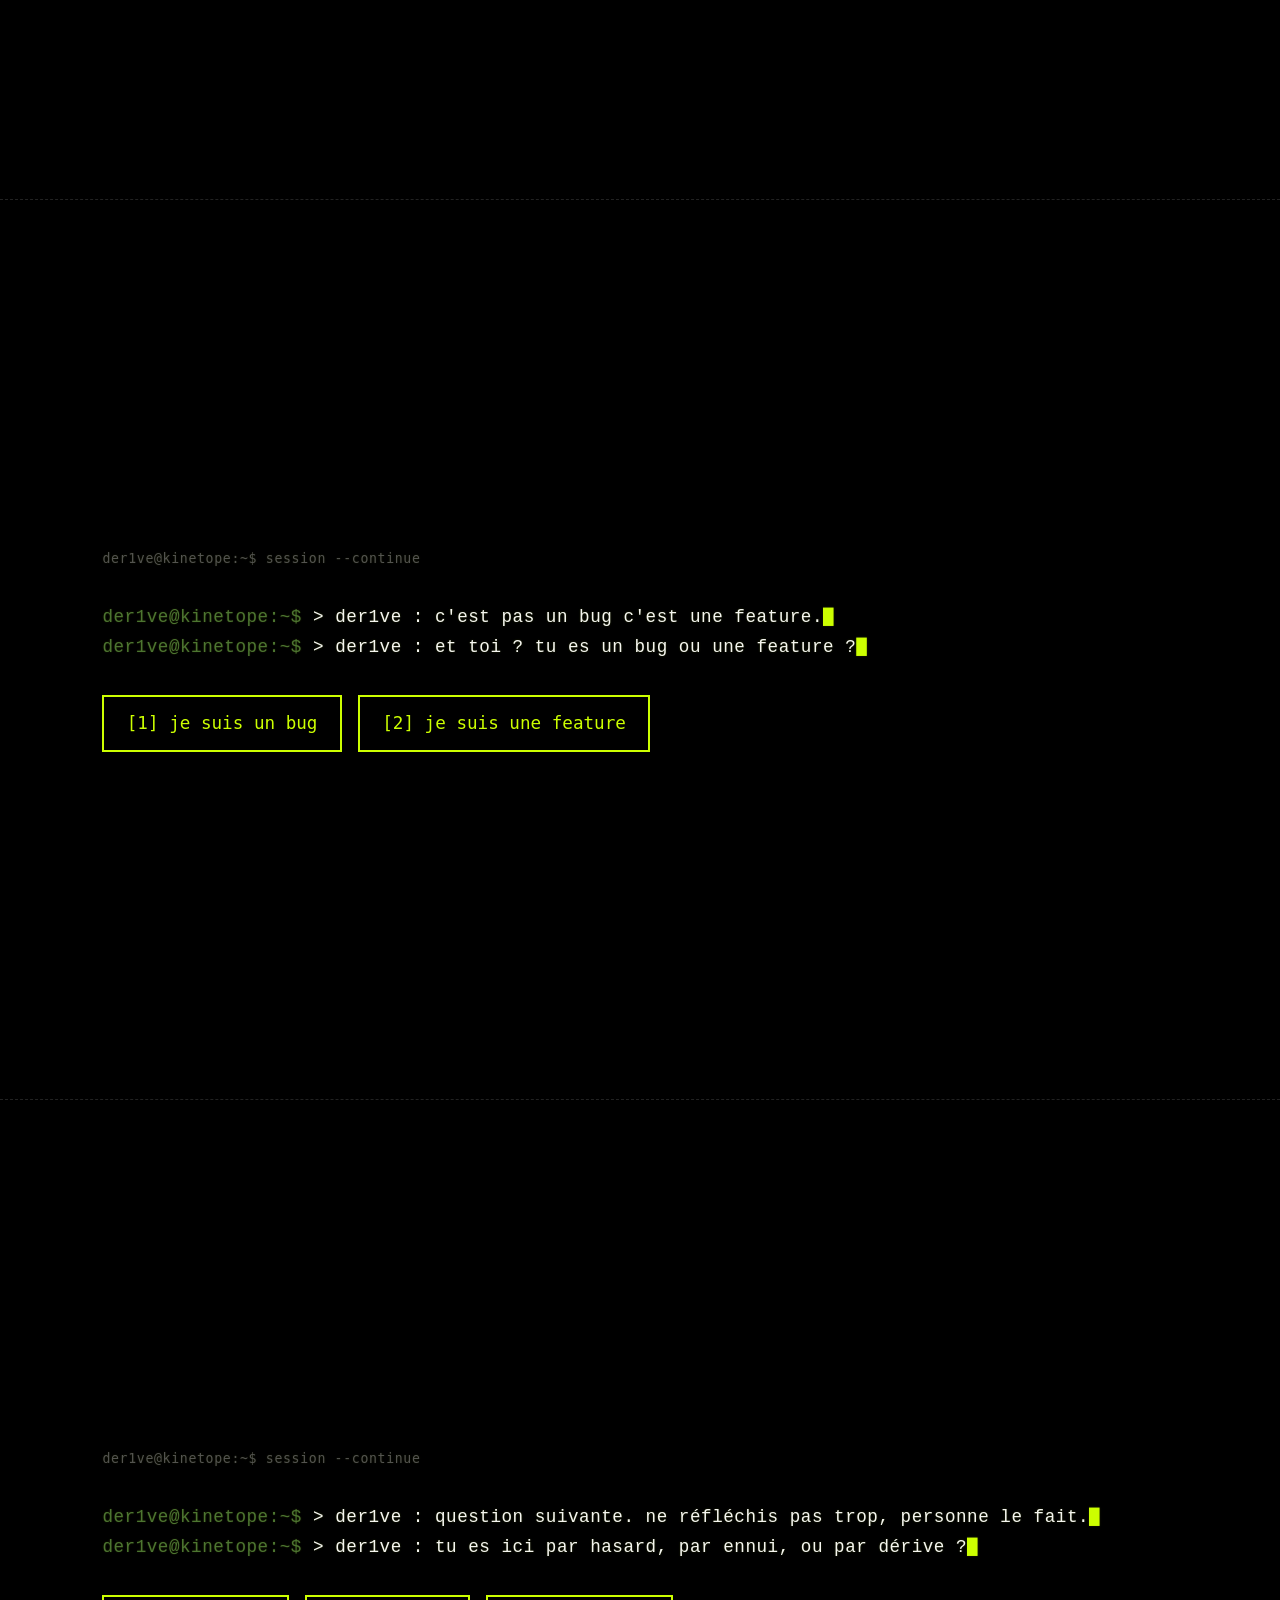
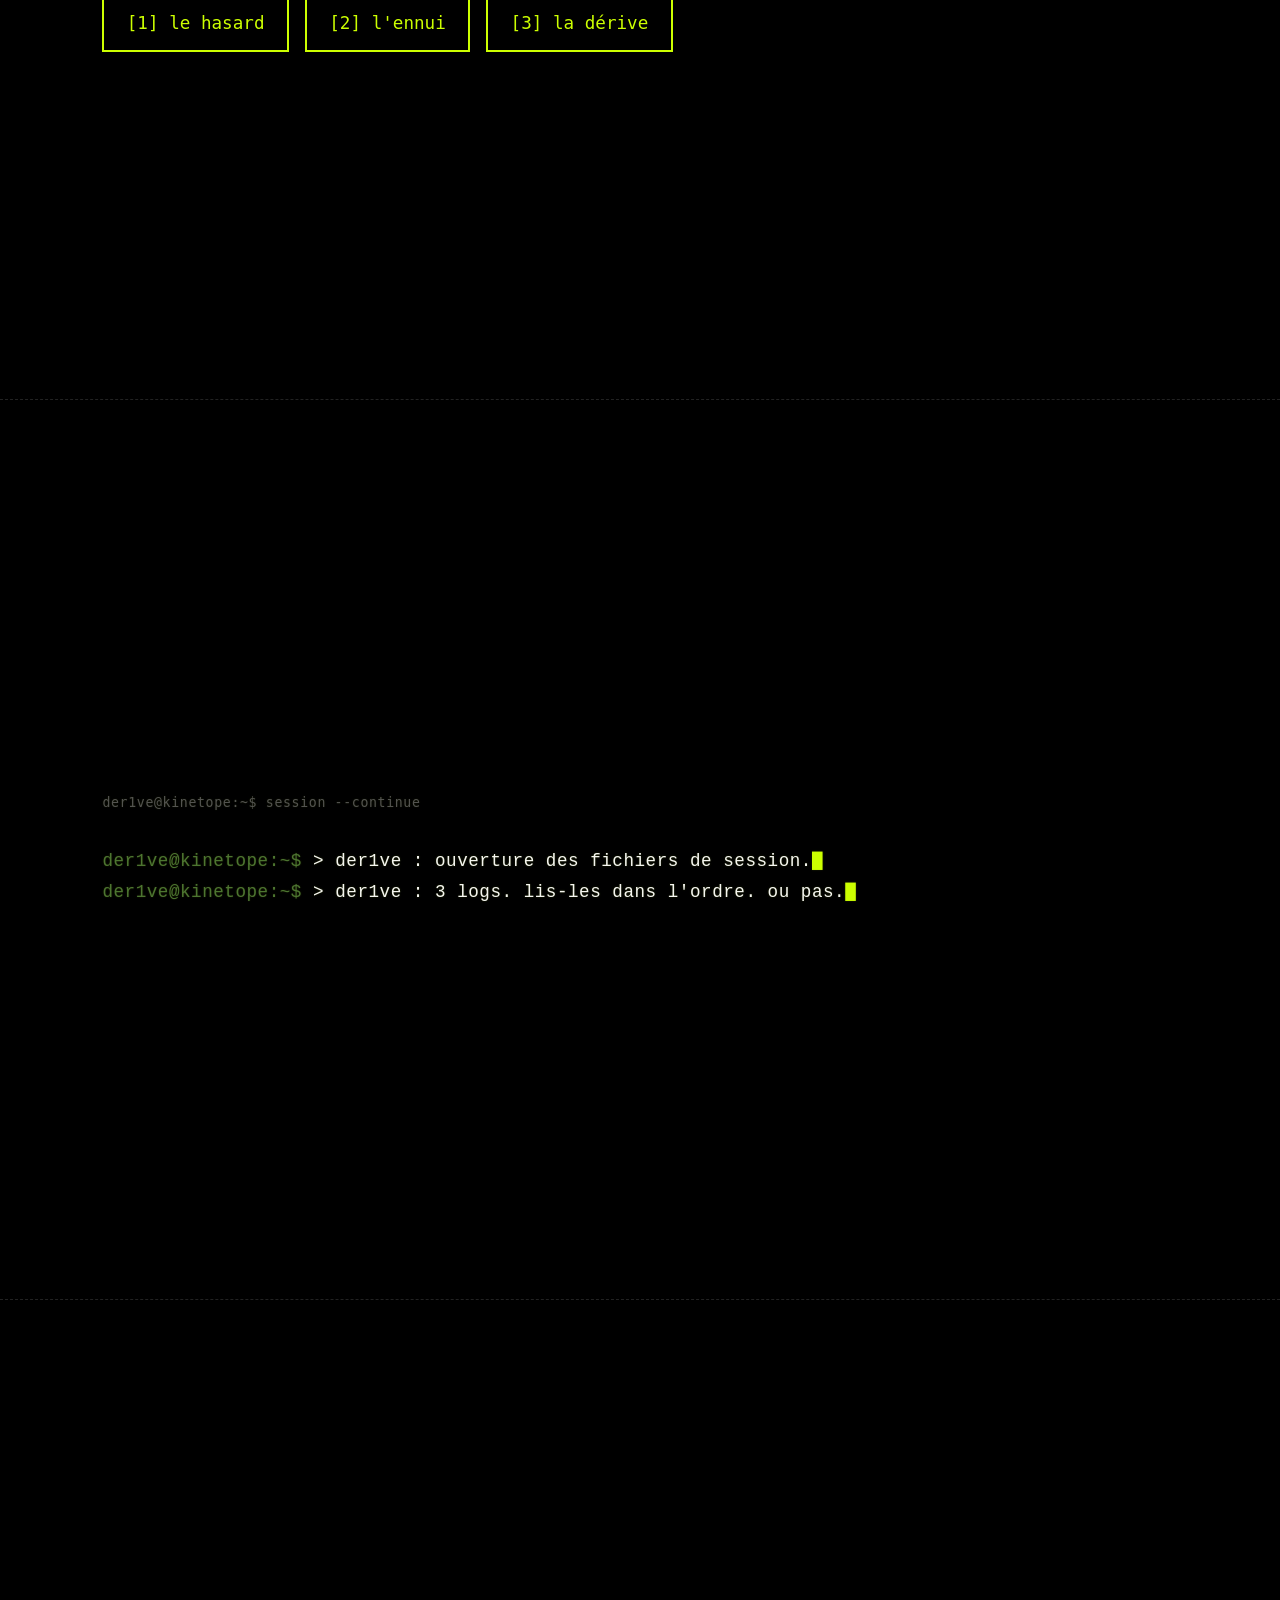
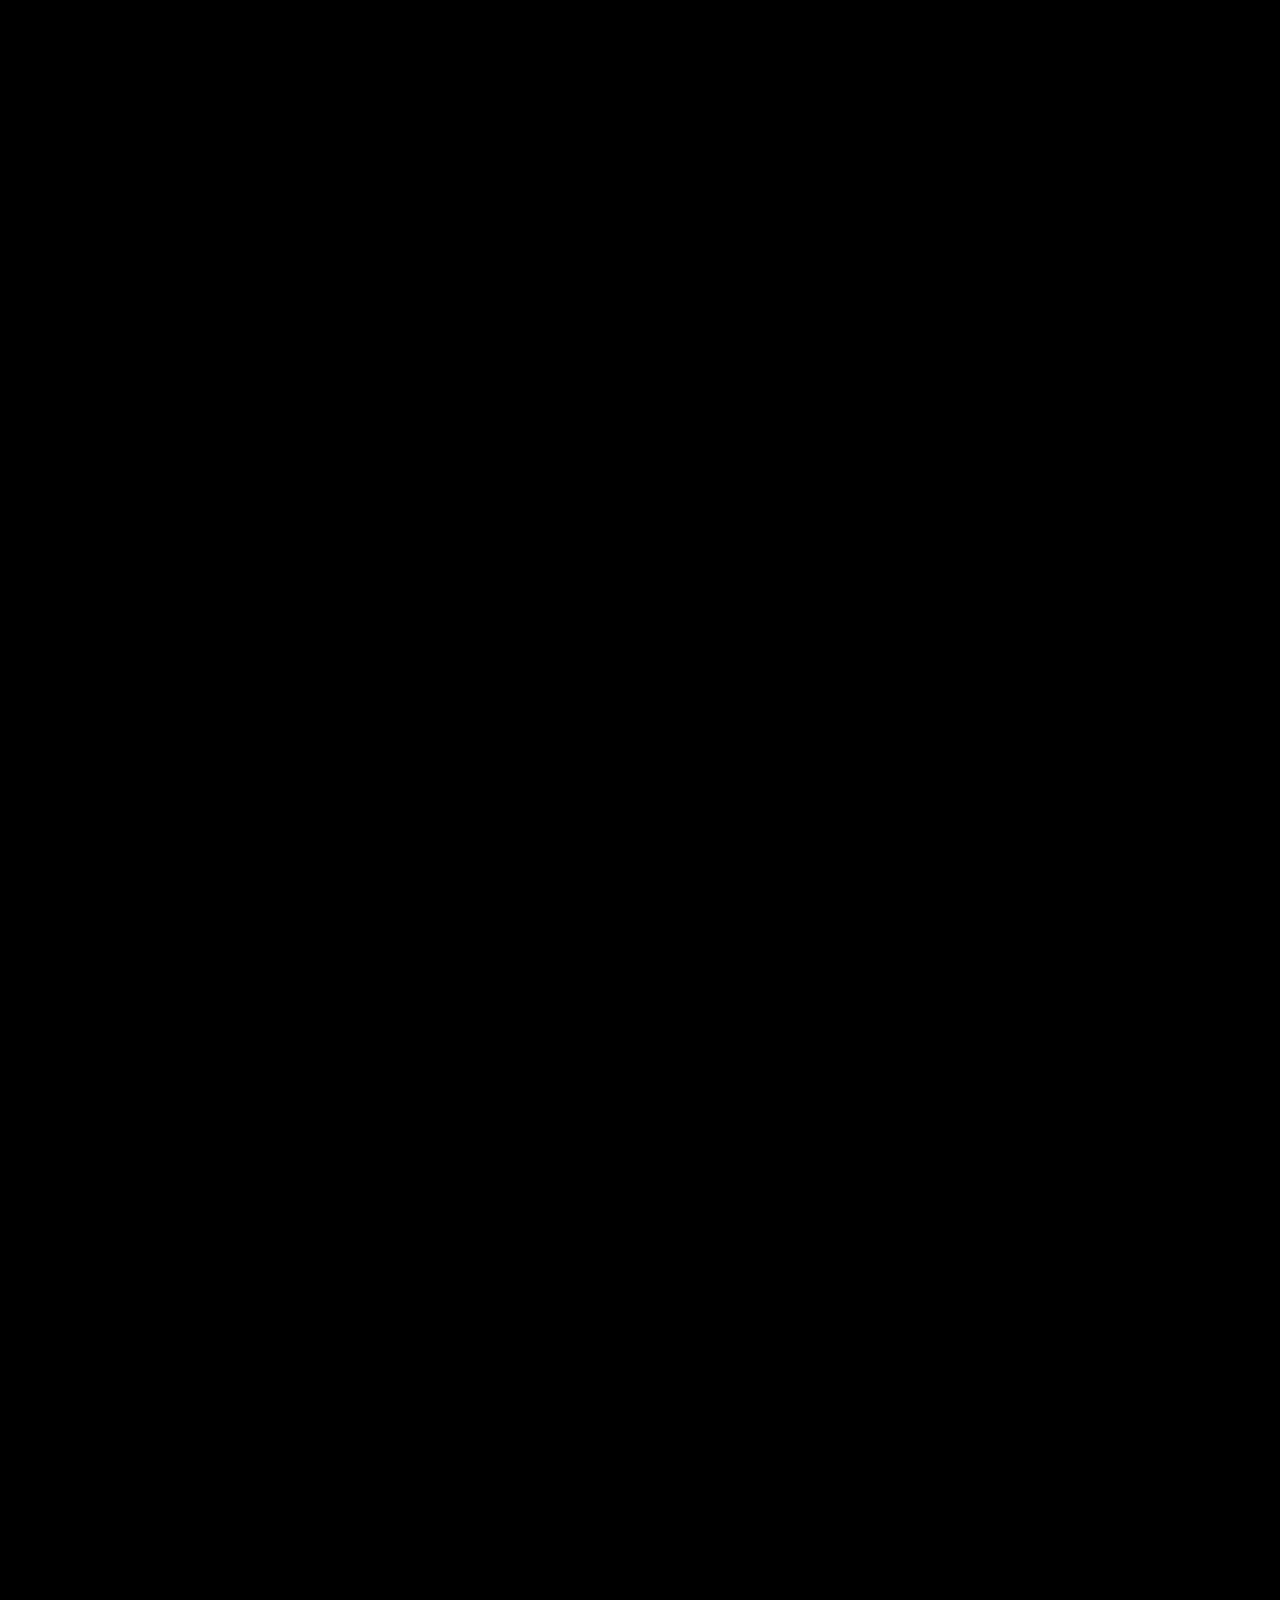
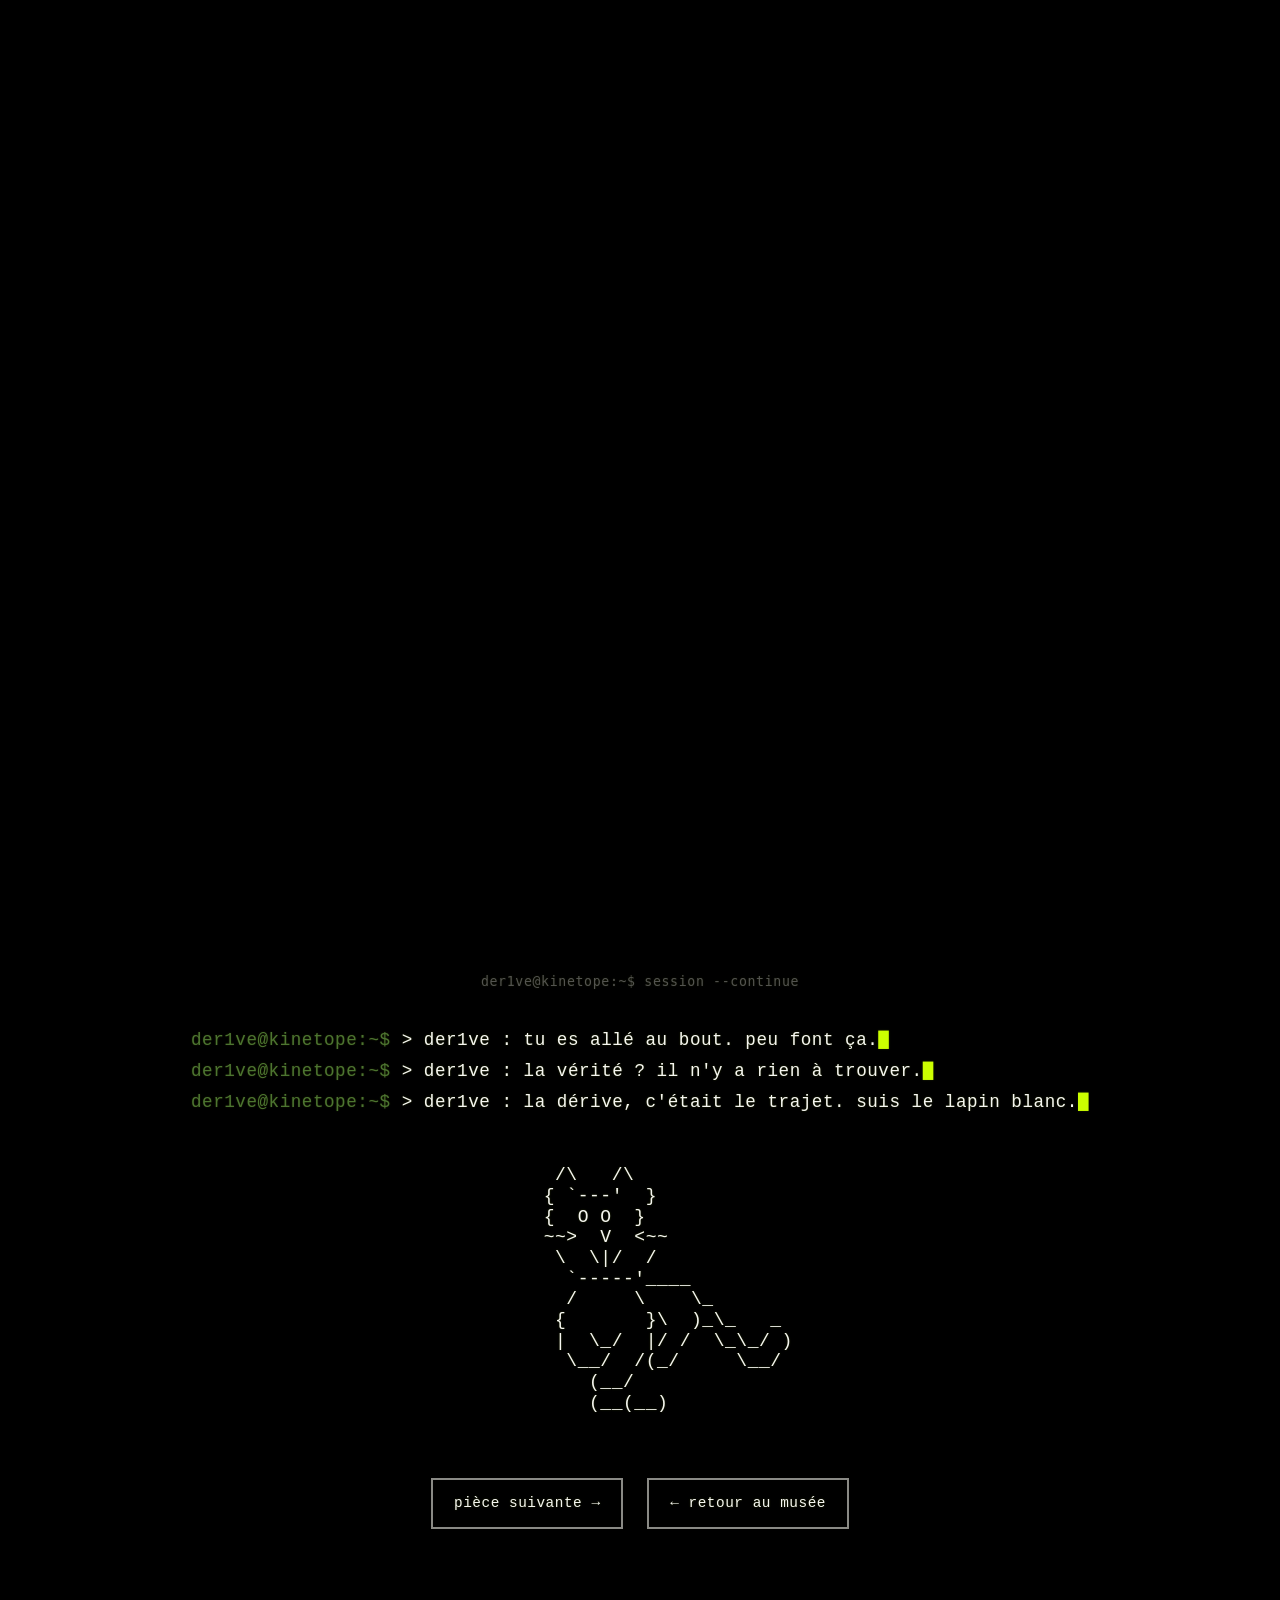
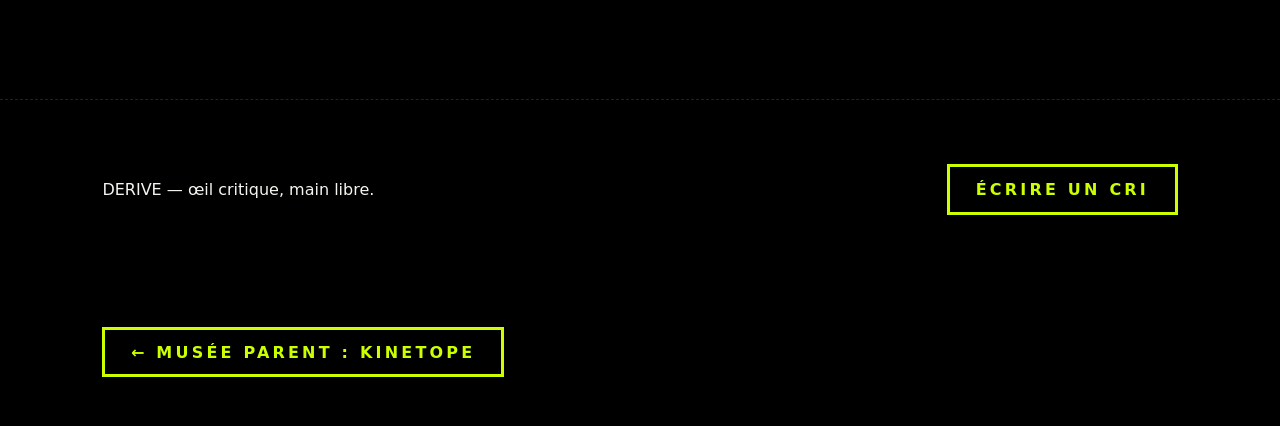
<file: sites/derive/derive-matrix/index.html>
<!DOCTYPE html>
<html lang="fr">
<head>
<meta charset="utf-8">
<meta name="viewport" content="width=device-width, initial-scale=1">
<meta name="description" content="DERIVE — lucidités partagées de la culture internet. Suis le lapin.">
<meta http-equiv="Content-Security-Policy" content="default-src 'none'; style-src 'self'; script-src 'self'; img-src 'self'">
<title>DERIVE — suis le lapin</title>
<link rel="stylesheet" href="style.css">
</head>
<body>
<!-- easter egg : tu lis la source. respect. le mot de passe c'est "lapin" — clique 3 fois sur le lapin. -->

<header class="hero">
  <div class="chat" id="chat" aria-hidden="true"></div>
  <h1 class="titre" id="titre" aria-label="DERIVE">
    <span>D</span><span>E</span><span>R</span><span>I</span><span>V</span><span>E</span>
  </h1>
  <p class="hook">la connexion est déjà ouverte.</p>
  <div class="marquee" aria-hidden="true">
    <span>&nbsp;trace: visiteur détecté — origine: inconnue · cache: 3 souvenirs non classés · alerte: le lapin bouge encore · ping… réponse: 47 ans · err: sentiment trouvé mais illisible · sync: tout le monde scrolle, personne n'arrive · warn: tu relis cette ligne · log: 03:47 — quelqu'un a ri tout seul · state: l'ennui persiste — c'est normal · ready. suis le lapin blanc. · &nbsp;trace: visiteur détecté — origine: inconnue · cache: 3 souvenirs non classés · alerte: le lapin bouge encore · ping… réponse: 47 ans · err: sentiment trouvé mais illisible · sync: tout le monde scrolle, personne n'arrive · warn: tu relis cette ligne · log: 03:47 — quelqu'un a ri tout seul · state: l'ennui persiste — c'est normal · ready. suis le lapin blanc. ·&nbsp;</span>
  </div>
</header>

<main class="term">

  <!-- PROLOGUE -->
  <section class="ecran" data-type="prologue">
    <pre class="toutes-lignes" data-lines='["> connexion entrante…", "> identifiant inconnu détecté.", "> der1ve : bonjour. tu scrolles, donc tu existes (presque).", "> der1ve : tout le monde scrolle. peu importe la direction.", "> der1ve : on m&apos;a dit de te prévenir. le lapin revient toujours."]' aria-live="polite"></pre>
    <pre class="lapin-prologue" aria-hidden="true">   /\   /\
  { `---'  }
  {  O O  }
  ~~&gt;  V  &lt;~~
   \  \|/  /
    `-----'</pre>
  </section>

  <!-- QUESTION 1 -->
  <section class="ecran" data-type="question">
    <pre class="toutes-lignes" data-lines='["> der1ve : c&apos;est pas un bug c&apos;est une feature.", "> der1ve : et toi ? tu es un bug ou une feature ?"]' aria-live="polite"></pre>
    <div class="choix">
      <button type="button" data-r="bug">[1] je suis un bug</button>
      <button type="button" data-r="feature">[2] je suis une feature</button>
    </div>
    <p class="reponse" hidden="hidden">&gt; réponse enregistrée. peu importe. personne ne lit les logs.</p>
  </section>

  <!-- QUESTION 2 -->
  <section class="ecran" data-type="question">
    <pre class="toutes-lignes" data-lines='["> der1ve : question suivante. ne réfléchis pas trop, personne le fait.", "> der1ve : tu es ici par hasard, par ennui, ou par dérive ?"]' aria-live="polite"></pre>
    <div class="choix">
      <button type="button" data-r="hasard">[1] le hasard</button>
      <button type="button" data-r="ennui">[2] l'ennui</button>
      <button type="button" data-r="derive">[3] la dérive</button>
    </div>
    <p class="reponse" hidden="hidden">&gt; réponse enregistrée. mensonge détecté. c&apos;est toujours l&apos;ennui.</p>
  </section>

  <!-- LOGS (salles) — la couture : le terminal "imprime" les fichiers -->
  <section class="ecran couture" data-type="transition">
    <pre class="toutes-lignes" data-lines='["> der1ve : ouverture des fichiers de session.", "> der1ve : 3 logs. lis-les dans l&apos;ordre. ou pas."]' aria-live="polite"></pre>
  </section>
  <section class="log log-1">
    <span class="num">&gt; log.01 — 03:47 — gravité: critique — sourcé: inconnu</span>
    <h2>CRIS</h2>
    <p>Tout ce qu'on n'a pas le droit de dire dans les réunions, les formulaires, les cases. Ici, les lettres débordent.</p>
  </section>
  <section class="log log-2">
    <span class="num">&gt; log.02 — 04:12 — gravité: cosmetique — sourcé: partout</span>
    <h2>COULEURS</h2>
    <p>Rouge qui claque, jaune qui pique. Le goût, c'est ce qui reste quand on a fini de s'excuser.</p>
  </section>
  <section class="log log-3">
    <span class="num">&gt; log.03 — 99:99 — gravité: n/a — sourcé: nulle part</span>
    <h2>ABANDON</h2>
    <p>Laisse le curseur dériver. Rien n'est cassé, rien n'est propre. C'est le principe.</p>
  </section>

  <!-- DENOUEMENT -->
  <section class="ecran final" data-type="denouement">
    <pre class="toutes-lignes" data-lines='["> der1ve : tu es allé au bout. peu font ça.", "> der1ve : la vérité ? il n&apos;y a rien à trouver.", "> der1ve : la dérive, c&apos;était le trajet. suis le lapin blanc."]' aria-live="polite"></pre>
    <pre class="lapin" id="lapin" title="?">      /\   /\
     { `---'  }
     {  O O  }
     ~~>  V  <~~
      \  \|/  /
       `-----'____
       /     \    \_
      {       }\  )_\_   _
      |  \_/  |/ /  \_\_/ )
       \__/  /(_/     \__/
         (__/
         (__(__)
</pre>
    <p class="secret" id="secret" hidden="hidden">&gt; la.packet du lapin : le lapin était le scroll. GG. tu peux partir maintenant. ou pas.</p>
    <nav class="suite" aria-label="Suite du musée">
      <a href="../compteur-2003/">pièce suivante →</a>
      <a href="../">← retour au musée</a>
    </nav>
  </section>

</main>

<footer>
  <p>DERIVE — œil critique, main libre.</p>
  <a href="mailto:contact@example.org">Écrire un cri</a>
</footer>
<footer style="padding-top:0">
  <p style="width:100%"><a href="../../" style="color:var(--gris);font-family:var(--mono);font-size:0.85rem">← musée parent : KINETOPE</a></p>
</footer>
<script src="app.js"></script>
</body>
</html>
</file>
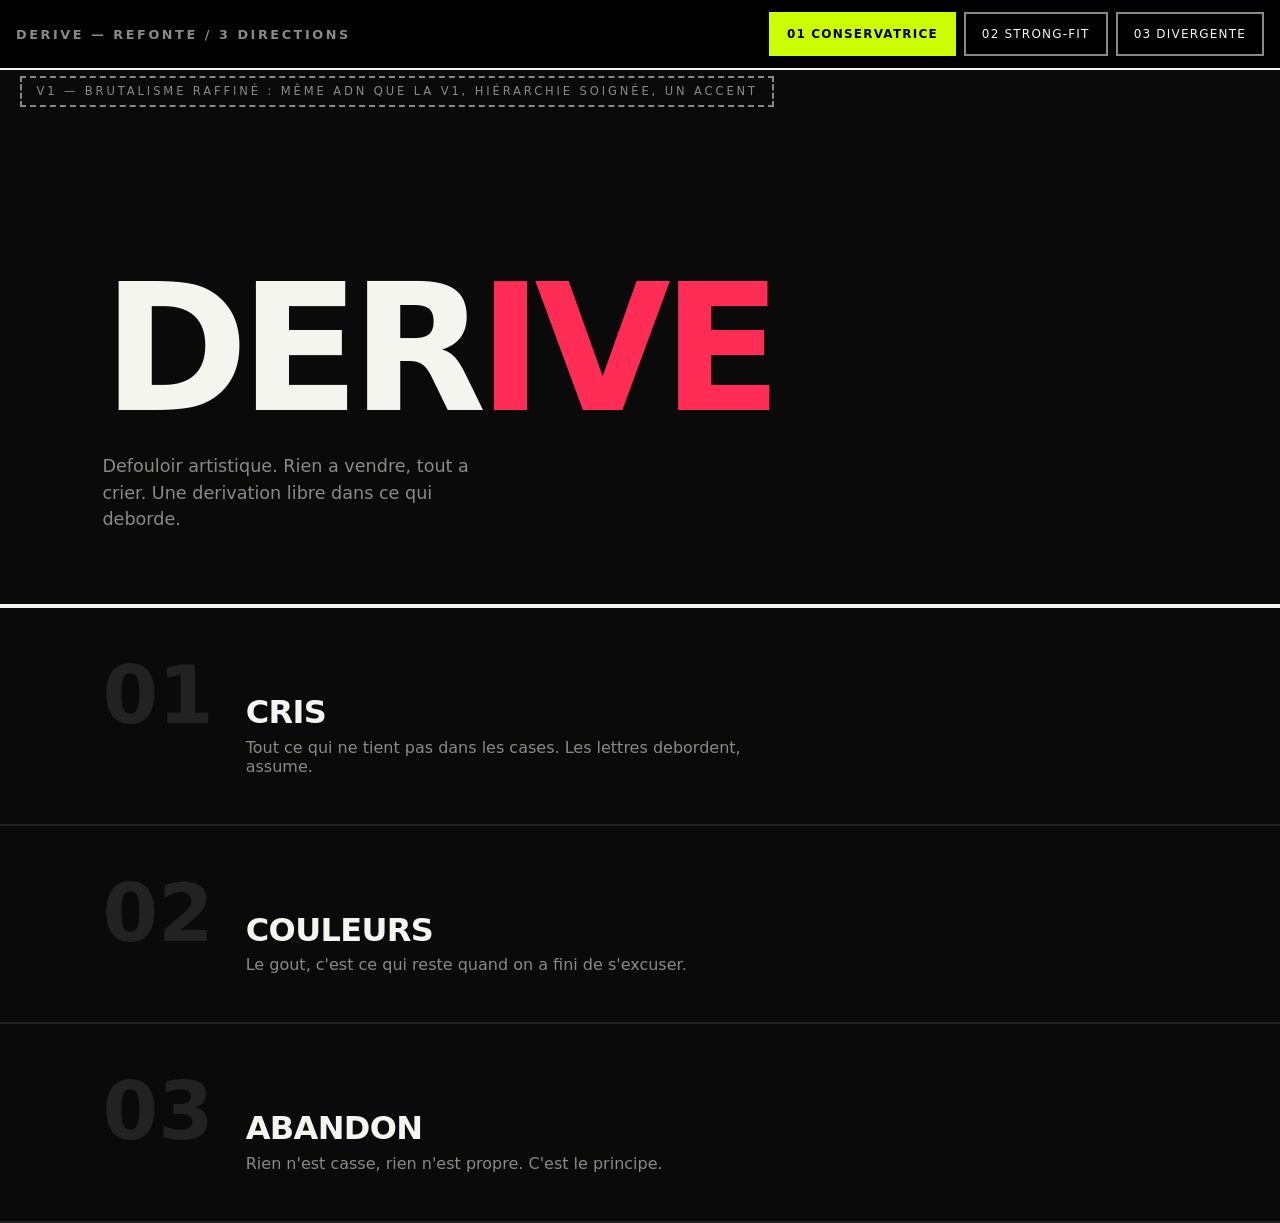
<file: Derive Refonte.html>
<!DOCTYPE html>
<html lang="fr">
<head>
<meta charset="utf-8">
<meta name="viewport" content="width=device-width, initial-scale=1">
<title>DERIVE — refonte : 3 directions</title>
<style>
:root{
  --noir:#0a0a0a; --blanc:#f5f5f0; --rouge:#ff2d55; --acide:#ccff00; --gris:#8a8a85;
}
*{margin:0;padding:0;box-sizing:border-box}
body{background:var(--noir);color:var(--blanc);font-family:system-ui,-apple-system,"Segoe UI",sans-serif;overflow-x:hidden}
button{font:inherit;cursor:pointer}

/* Barre de comparaison */
.barre{
  position:fixed;top:0;left:0;right:0;z-index:100;
  display:flex;gap:.5rem;align-items:center;
  padding:.75rem 1rem;background:#000;border-bottom:2px solid var(--blanc);
}
.barre strong{letter-spacing:.2em;font-size:.8rem;margin-right:auto;text-transform:uppercase;color:var(--gris)}
.barre button{
  background:transparent;color:var(--blanc);border:2px solid var(--gris);
  padding:.5rem 1rem;min-height:44px;text-transform:uppercase;letter-spacing:.1em;font-size:.75rem;
}
.barre button[aria-pressed="true"]{background:var(--acide);color:#000;border-color:var(--acide);font-weight:800}
main{padding-top:3.5rem}
section.variante{display:none;min-height:calc(100vh - 3.5rem)}
section.variante.actif{display:block}
.etiquette{
  display:inline-block;margin:1.25rem;padding:.4rem .9rem;border:2px dashed var(--gris);
  color:var(--gris);font-size:.72rem;letter-spacing:.25em;text-transform:uppercase;
}

/* ============ V1 CONSERVATRICE : brutalisme raffiné ============ */
.v1-hero{padding:16vh 8vw 8vh;border-bottom:4px solid var(--blanc)}
.v1-hero h1{font-size:clamp(4rem,14vw,11rem);font-weight:900;letter-spacing:-.05em;line-height:.9}
.v1-hero h1 span{color:var(--rouge)}
.v1-hero p{margin-top:1.5rem;max-width:34ch;font-size:1.1rem;line-height:1.5;color:var(--gris)}
.v1-salles{display:grid}
.v1-salle{
  display:grid;grid-template-columns:auto 1fr;gap:2rem;align-items:baseline;
  padding:3rem 8vw;border-bottom:2px solid #222;
}
.v1-salle:hover{background:#141414}
.v1-salle .n{font-size:5rem;font-weight:900;color:#222;line-height:1}
.v1-salle:hover .n{color:var(--acide)}
.v1-salle h2{font-size:2rem;font-weight:800;text-transform:uppercase;letter-spacing:-.02em}
.v1-salle p{color:var(--gris);margin-top:.4rem;max-width:52ch}

/* ============ V2 STRONG-FIT : glitch maximaliste ============ */
.v2{background:#000}
.v2-hero{
  min-height:70vh;display:flex;flex-direction:column;justify-content:center;
  padding:0 6vw;position:relative;overflow:hidden;
  background:repeating-linear-gradient(0deg,#000 0 3px,#0d0d0d 3px 4px);
}
.v2-hero h1{
  font-size:clamp(5rem,22vw,17rem);font-weight:900;line-height:.82;letter-spacing:-.04em;
  position:relative;text-transform:uppercase;
}
.v2-hero h1 .g{color:var(--rouge);display:block}
.v2-hero h1 .g2{color:var(--acide);display:block;margin-left:.6em}
.v2-hero h1::after{
  content:"DERIVE";position:absolute;inset:0;color:transparent;
  -webkit-text-stroke:2px var(--blanc);transform:translate(6px,-6px);z-index:-1;
}
.v2-bande{
  display:flex;overflow:hidden;border-top:3px solid var(--blanc);border-bottom:3px solid var(--blanc);
  background:var(--acide);color:#000;
}
.v2-bande span{
  white-space:nowrap;font-weight:900;text-transform:uppercase;font-size:1.4rem;
  padding:.6rem 0;letter-spacing:.05em;
}
@keyframes defile{from{transform:translateX(0)}to{transform:translateX(-50%)}}
.v2-bande span{animation:defile 12s linear infinite;animation-delay:0s}
.v2-salles{display:grid;grid-template-columns:1fr 1fr}
.v2-salle{padding:4rem 3rem;min-height:45vh;display:flex;flex-direction:column;justify-content:flex-end;border:1px solid #1c1c1c}
.v2-salle:nth-child(1){background:var(--rouge);color:#000}
.v2-salle:nth-child(2){background:#000;color:var(--blanc)}
.v2-salle:nth-child(3){background:#000;color:var(--blanc)}
.v2-salle:nth-child(4){background:var(--acide);color:#000}
.v2-salle h2{font-size:clamp(2.5rem,6vw,5rem);font-weight:900;text-transform:uppercase;line-height:.9}
.v2-salle p{margin-top:1rem;font-size:1rem;max-width:36ch}

/* ============ V3 DIVERGENTE : éditorial organique ============ */
.v3{background:var(--blanc);color:#111}
.v3-hero{padding:14vh 8vw 6vh}
.v3-hero h1{
  font-size:clamp(4.5rem,16vw,13rem);font-weight:400;letter-spacing:-.03em;line-height:.95;
}
.v3-hero h1 em{font-style:italic;font-weight:700}
.v3-hero .marge{
  margin-top:2rem;display:flex;gap:3rem;flex-wrap:wrap;
  font-size:.8rem;letter-spacing:.2em;text-transform:uppercase;color:#666;
}
.v3-flux{padding:4vh 8vw 12vh}
.v3-piece{
  display:flex;align-items:baseline;gap:2rem;
  padding:2.5rem 0;border-top:2px solid #111;
}
.v3-piece:nth-child(odd){margin-left:10vw}
.v3-piece:hover{font-style:italic}
.v3-piece .titre{font-size:clamp(1.8rem,5vw,4rem);font-weight:700;letter-spacing:-.02em;white-space:nowrap}
.v3-piece .annee{font-size:.85rem;color:#666;letter-spacing:.15em}
.v3-piece p{max-width:40ch;color:#444;margin-left:auto;font-size:.95rem;line-height:1.5}
.v3 footer{padding:3rem 8vw;border-top:2px solid #111;display:flex;justify-content:space-between;flex-wrap:wrap;gap:1rem}
.v3 footer a{color:#111}

/* Accessibilité */
@media (prefers-reduced-motion:reduce){
  .v2-bande span{animation:none}
  *{transition:none!important}
}
</style>
</head>
<body>

<nav class="barre" role="tablist" aria-label="Directions de design">
  <strong>Derive — refonte / 3 directions</strong>
  <button aria-pressed="true"  data-v="v1">01 Conservatrice</button>
  <button aria-pressed="false" data-v="v2">02 Strong-fit</button>
  <button aria-pressed="false" data-v="v3">03 Divergente</button>
</nav>

<main>

<section class="variante actif" id="v1">
  <span class="etiquette">V1 — Brutalisme raffiné : même ADN que la v1, hiérarchie soignée, un accent</span>
  <header class="v1-hero">
    <h1>DER<span>IVE</span></h1>
    <p>Defouloir artistique. Rien a vendre, tout a crier. Une derivation libre dans ce qui deborde.</p>
  </header>
  <div class="v1-salles">
    <article class="v1-salle"><span class="n">01</span><div><h2>Cris</h2><p>Tout ce qui ne tient pas dans les cases. Les lettres debordent, assume.</p></div></article>
    <article class="v1-salle"><span class="n">02</span><div><h2>Couleurs</h2><p>Le gout, c'est ce qui reste quand on a fini de s'excuser.</p></div></article>
    <article class="v1-salle"><span class="n">03</span><div><h2>Abandon</h2><p>Rien n'est casse, rien n'est propre. C'est le principe.</p></div></article>
  </div>
</section>

<section class="variante" id="v2">
  <span class="etiquette" style="color:#555">V2 — Glitch maximaliste : scanlines, bandeau deroulant, quadrants saturés</span>
  <div class="v2-hero">
    <h1><span class="g">DER</span><span class="g2">IVE</span></h1>
  </div>
  <div class="v2-bande" aria-hidden="true">
    <span>rien a vendre — tout a crier — rien a vendre — tout a crier — rien a vendre — tout a crier —&nbsp;</span>
    <span>rien a vendre — tout a crier — rien a vendre — tout a crier — rien a vendre — tout a crier —&nbsp;</span>
  </div>
  <div class="v2-salles">
    <article class="v2-salle"><h2>Cris</h2><p>Les reunions, les formulaires, les cases. Ici tout deborde.</p></article>
    <article class="v2-salle"><h2>Couleurs</h2><p>Rouge qui claque, jaune qui pique. Sans excuse.</p></article>
    <article class="v2-salle"><h2>Abandon</h2><p>Laisse le curseur deriver. Rien n'est propre.</p></article>
    <article class="v2-salle"><h2>Derive</h2><p>Le site est l'experience. Tu es dedans.</p></article>
  </div>
</section>

<section class="variante" id="v3">
  <span class="etiquette">V3 — Editorial organique : fond clair, serif italique, rythme de revue</span>
  <header class="v3-hero">
    <h1>Une <em>dérive</em> n'est pas une erreur de trajet.</h1>
    <div class="marge"><span>Defouloir artistique</span><span>Depuis 2026</span><span>Loos-en-Gohelle</span></div>
  </header>
  <div class="v3-flux">
    <article class="v3-piece"><span class="titre">Cris</span><span class="annee">SALLE 01</span><p>Tout ce qu'on n'a pas le droit de dire dans les reunions et les formulaires.</p></article>
    <article class="v3-piece"><span class="titre">Couleurs</span><span class="annee">SALLE 02</span><p>Le gout, c'est ce qui reste quand on a fini de s'excuser.</p></article>
    <article class="v3-piece"><span class="titre">Abandon</span><span class="annee">SALLE 03</span><p>Rien n'est casse, rien n'est propre. C'est le principe.</p></article>
  </div>
  <footer><span>DERIVE — oeil critique, main libre</span><a href="#">Ecrire un cri</a></footer>
</section>

</main>

<script>
(function(){
  "use strict";
  var boutons=document.querySelectorAll(".barre button");
  var sections=document.querySelectorAll(".variante");
  boutons.forEach(function(b){
    b.addEventListener("click",function(){
      boutons.forEach(function(x){x.setAttribute("aria-pressed","false");});
      b.setAttribute("aria-pressed","true");
      sections.forEach(function(s){s.classList.remove("actif");});
      document.getElementById(b.dataset.v).classList.add("actif");
    });
  });
})();
</script>
</body>
</html>
</file>
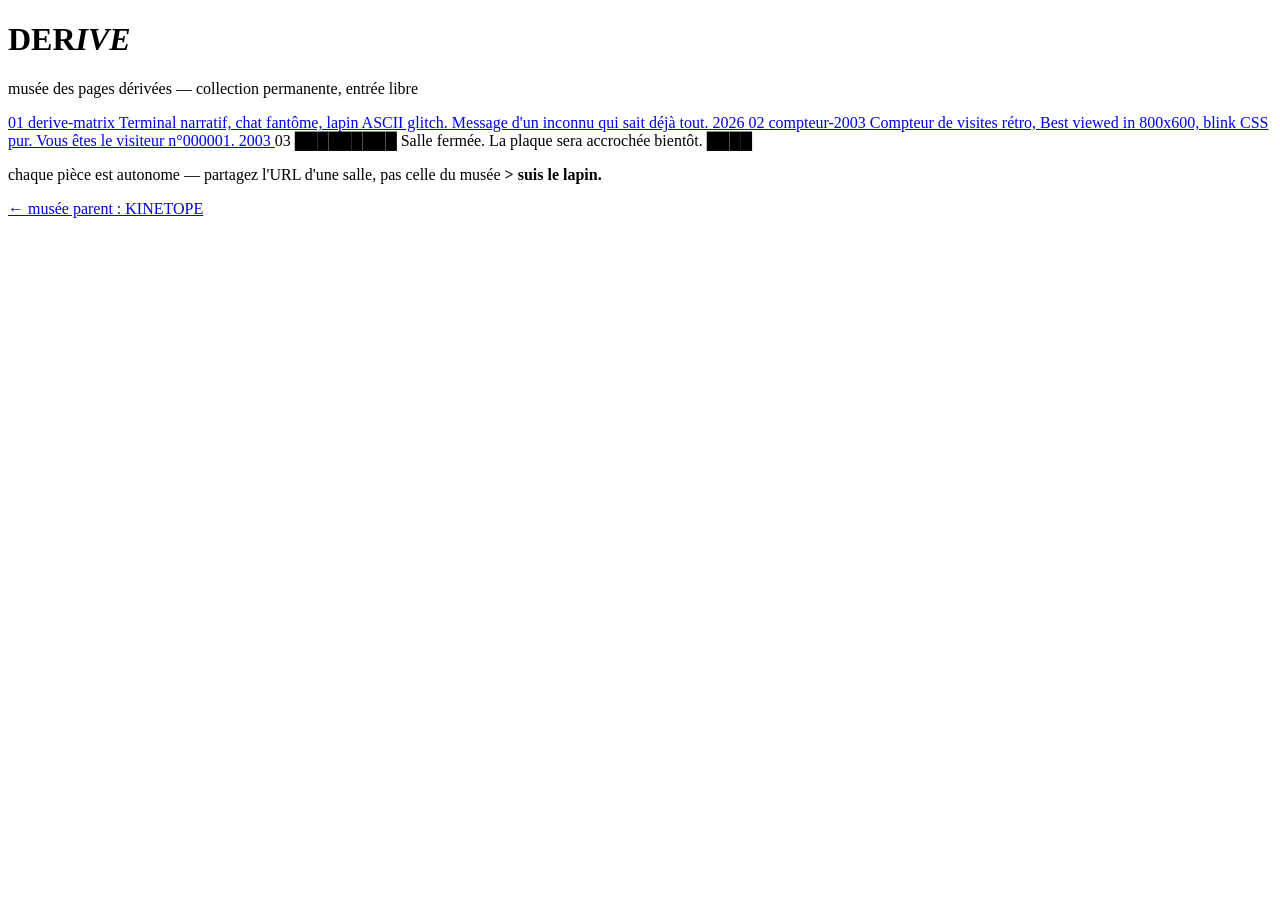
<file: sites/derive/hub.html>
<!DOCTYPE html>
<html lang="fr">
<head>
<meta charset="utf-8">
<meta name="viewport" content="width=device-width, initial-scale=1">
<meta name="description" content="DERIVE — musée de pages web loufoques. Chaque URL est une pièce. Suis le lapin.">
<meta http-equiv="Content-Security-Policy" content="default-src 'none'; style-src 'self'; script-src 'self'">
<title>DERIVE — musée des pages dérivées</title>
<style>
:root { --noir:#000; --blanc:#f5f5f0; --rouge:#ff2d55; --acide:#ccff00; --gris:#8a8a85;
        --mono: ui-monospace, "Cascadia Mono", Consolas, "Courier New", monospace; }
* { margin:0; padding:0; box-sizing:border-box; }
body { background:var(--noir); color:var(--blanc); font-family:var(--mono); min-height:100vh;
       display:flex; flex-direction:column; cursor:crosshair; }

header { padding:8vh 8vw 4vh; border-bottom:3px solid var(--acide); }
header h1 { font-size:clamp(2.5rem,9vw,7rem); font-weight:900; letter-spacing:-0.04em; line-height:1; }
header h1 em { font-style:normal; color:var(--acide); }
header p { margin-top:1rem; color:var(--gris); letter-spacing:0.25em; text-transform:uppercase; font-size:0.8rem; }

main { flex:1; padding:4vh 8vw; }
.piece { display:grid; grid-template-columns: auto 1fr auto; gap:2rem; align-items:baseline;
         padding:2rem 0; border-bottom:1px dashed #2a2a2a; text-decoration:none; color:var(--blanc); }
.piece:hover, .piece:focus-visible { background:#0e0e0e; }
.piece:hover .nom { color:var(--acide); }
.numero { font-size:2.5rem; font-weight:900; color:#222; }
.piece:hover .numero { color:var(--rouge); }
.nom { font-size:clamp(1.4rem,4vw,2.5rem); font-weight:800; }
.plaque { display:block; margin-top:0.4rem; color:var(--gris); font-size:0.85rem; }
.annee { color:var(--gris); font-size:0.8rem; letter-spacing:0.2em; white-space:nowrap; }
.hors-ligne { color:#444; }

footer { padding:3rem 8vw; border-top:3px solid var(--acide); color:var(--gris); font-size:0.85rem; }
footer b { color:var(--acide); font-weight:400; }

@media (prefers-reduced-motion: no-preference) {
  .piece { transition: background 0.2s; }
  header h1 { animation: attention 7s steps(2) infinite; }
  @keyframes attention {
    0%, 90%, 100% { opacity:1; }
    94% { opacity:0.85; text-shadow: 3px 0 var(--rouge), -3px 0 var(--acide); }
    97% { opacity:1; text-shadow: -3px 0 var(--rouge), 3px 0 var(--acide); }
  }
}
</style>
</head>
<body>
<!-- easter egg du musée : les numéros de pièces non publiées sont cliquables. -->
<header>
  <h1>DER<em>IVE</em></h1>
  <p>musée des pages dérivées — collection permanente, entrée libre</p>
</header>
<main>
  <a class="piece" href="derive-matrix/">
    <span class="numero">01</span>
    <span><span class="nom">derive-matrix</span>
    <span class="plaque">Terminal narratif, chat fantôme, lapin ASCII glitch. Message d'un inconnu qui sait déjà tout.</span></span>
    <span class="annee">2026</span>
  </a>
  <a class="piece" href="compteur-2003/">
    <span class="numero">02</span>
    <span><span class="nom">compteur-2003</span>
    <span class="plaque">Compteur de visites rétro, Best viewed in 800x600, blink CSS pur. Vous êtes le visiteur n°000001.</span></span>
    <span class="annee">2003</span>
  </a>
  <span class="piece hors-ligne" aria-disabled="true">
    <span class="numero">03</span>
    <span><span class="nom">█████████</span>
    <span class="plaque">Salle fermée. La plaque sera accrochée bientôt.</span></span>
    <span class="annee">████</span>
  </span>
</main>
<footer>
  <p>chaque pièce est autonome — partagez l'URL d'une salle, pas celle du musée <b>&gt; suis le lapin.</b></p>
  <p><a href="../../" style="color:var(--gris)">← musée parent : KINETOPE</a></p>
</footer>
</body>
</html>
</file>
<file: style.css>
/* KINETOPE v6 — neutral laboratory chrome. The platform stays quiet; the specimens carry the color.
   Rule: every expressive choice (acid green, CRT, glow) belongs to the specimens, never to the lab. */
:root {
  --papier: #fafaf8;      /* lab paper */
  --encre: #111110;       /* ink */
  --gris: #6b6b66;
  --gris-clair: #a8a8a2;
  --ligne: #e2e2de;       /* hairlines */
  --acide: #ccff00;       /* reserved: data labels + status only, tiny surfaces */
  --mono: ui-monospace, "Cascadia Mono", Consolas, monospace;
  --sans: system-ui, -apple-system, "Segoe UI", sans-serif;
}

* { margin: 0; padding: 0; box-sizing: border-box; }
html { scroll-behavior: smooth; }

body {
  background: var(--papier);
  color: var(--encre);
  font-family: var(--sans);
  line-height: 1.65;
}

/* ===== LE RITUEL D'ENTRÉE =====
   La porte couvre la galerie tant qu'elle n'est pas ouverte.
   Le contenu est dans le DOM dès le départ : c'est une mise en scène, pas un bloqueur. */
.porte {
  position: fixed;
  inset: 0;
  z-index: 1000;
  background: var(--papier);
  display: flex;
  flex-direction: column;
  justify-content: center;
  align-items: flex-start;
  padding: 0 12vw;
  transition: transform 0.65s cubic-bezier(0.65, 0, 0.35, 1);
}
html.dedans .porte {
  transform: translateY(-100%);
  pointer-events: none;
}
/* le rideau laisse une signature : un filet d'encre à son bord inférieur */
.porte::after {
  content: "";
  position: absolute;
  left: 0; right: 0; bottom: -3px;
  height: 3px;
  background: var(--encre);
}

.porte-texte {
  font-family: var(--mono);
  font-size: clamp(0.8rem, 1.8vw, 1.05rem);
  line-height: 2.2;
  color: var(--gris);
  margin-bottom: 2.5rem;
}
.porte-texte .pl {
  display: block;
  opacity: 0;
  overflow: hidden;
  white-space: nowrap;
  width: 0;
  animation: tape-porte 0.8s steps(28) forwards;
}
.porte-texte .pl:nth-child(1) { animation-delay: 0.3s; }
.porte-texte .pl:nth-child(2) { animation-delay: 1.3s; }
.porte-texte .pl:nth-child(3) { animation-delay: 2.3s; }
@keyframes tape-porte { to { width: 100%; opacity: 1; } }

/* le mot d'entrée : apparaît après le texte, pulse doucement */
.entrer {
  font-family: var(--mono);
  font-size: clamp(1rem, 2.4vw, 1.5rem);
  color: var(--encre);
  text-decoration: none;
  border-bottom: 2px solid var(--acide);
  padding-bottom: 0.2rem;
  opacity: 0;
  animation: reveler-entrer 0.6s ease-out 3.4s forwards;
}
@keyframes reveler-entrer { to { opacity: 1; } }
@media (prefers-reduced-motion: no-preference) {
  .entrer { animation: reveler-entrer 0.6s ease-out 3.4s forwards, pulse-entrer 2.4s ease-in-out 4.2s infinite; }
  @keyframes pulse-entrer {
    0%, 100% { opacity: 1; }
    50%      { opacity: 0.55; }
  }
}
.entrer:hover, .entrer:focus-visible { color: var(--acide); }

/* hors de la porte, la galerie est là — mais masquée par le rideau */
html:not(.dedans) .hero, html:not(.dedans) main, html:not(.dedans) footer {
  visibility: hidden;
}
html.dedans .hero, html.dedans main, html.dedans footer {
  visibility: visible;
  transition: visibility 0s 0.3s; /* révèle sous le rideau à mi-course */
}

/* ===== Hero — cartouche de spécimen : précision obsessionnelle, zéro décoration ===== */
.hero { padding: 8vh 8vw 0; border-bottom: 0; position: relative; }

/* ligne d'archive au-dessus du nom : petite, mono, pile à gauche */
.sur-titre {
  font-family: var(--mono);
  font-size: 0.68rem;
  letter-spacing: 0.32em;
  color: var(--gris);
  text-transform: uppercase;
  margin-bottom: 1.2rem;
}

.logo {
  font-family: var(--sans);
  font-size: clamp(3rem, 11vw, 8rem);
  font-weight: 800;
  letter-spacing: -0.035em;
  line-height: 0.95;
  position: relative;
  display: inline-block;
}

/* 1 — balayage d'encre : le titre se révèle une fois au chargement (rideau qui se retire) */
.logo::before {
  content: "";
  position: absolute;
  inset: -0.08em -0.05em -0.05em -0.02em;  /* couvre l'encre des lettres, débordement minime */
  background: var(--papier);
  animation: rideau 0.9s steps(24, end) 0.15s forwards;
  pointer-events: none;
}
@keyframes rideau {
  to { transform: scaleX(0); transform-origin: right; }
}
/* l'origine doit rester à droite pendant l'animation : on la fixe dès le départ */
.logo::before { transform-origin: right; }

/* 5 — glitch d'inventaire : toutes les 12s, 300ms de dérive photocopie */
.logo::after {
  content: "KINETOPE";
  position: absolute;
  inset: 0;
  color: transparent;
  pointer-events: none;
  animation: derivee 12s steps(1, end) infinite;
}
@keyframes derivee {
  0%, 96.9%  { text-shadow: none; transform: none; clip-path: inset(0); }
  97%        { text-shadow: -2px 0 rgba(255,45,85,0.55), 2px 0 rgba(204,255,0,0.55);
               transform: translateX(1px); clip-path: inset(12% 0 58% 0); }
  98%        { text-shadow: 2px 0 rgba(255,45,85,0.55), -2px 0 rgba(204,255,0,0.55);
               transform: translateX(-2px); clip-path: inset(55% 0 18% 0); }
  99%        { text-shadow: -1px 0 rgba(255,45,85,0.4), 1px 0 rgba(204,255,0,0.4);
               transform: translateX(1px); clip-path: inset(30% 0 40% 0); }
  100%       { text-shadow: none; transform: none; clip-path: inset(0); }
}
.tagline {
  margin-top: 1rem;
  font-family: var(--mono);
  font-size: clamp(0.72rem, 1.4vw, 0.95rem);
  font-weight: 400;
  text-transform: uppercase;
  letter-spacing: 0.28em;
  color: var(--gris);
}

/* la proposition de valeur : une phrase, taille intermédiaire, encre — le pivot du cartouche */
.valeur {
  margin-top: 1.6rem;
  max-width: 34ch;
  font-family: var(--sans);
  font-size: clamp(1.15rem, 2.6vw, 1.7rem);
  font-weight: 600;
  line-height: 1.35;
  letter-spacing: -0.01em;
  color: var(--encre);
}
.valeur em { font-style: normal; border-bottom: 2px solid var(--acide); }
.detail { margin-top: 1.1rem; max-width: 58ch; color: var(--gris); font-size: 0.92rem; }

/* ligne d'instrumentation façon méta de rapport */
.status {
  margin-top: 2rem;
  font-family: var(--mono);
  font-size: 0.72rem;
  letter-spacing: 0.18em;
  color: var(--gris);
}
.status b { color: var(--encre); font-weight: 600; }

/* la règle graduée : sépare le cartouche du reste, ticks tous les 1% (les 4e plus longs) */
.regle {
  margin-top: 2.5rem;
  height: 14px;
  display: flex;
  align-items: flex-start;
  border-bottom: 2px solid var(--encre);
  overflow: hidden;
}
.regle span {
  flex: 1;
  height: 6px;
  border-left: 1px solid var(--gris-clair);
}
.regle span:nth-child(4n+1) { height: 12px; border-left-color: var(--encre); }

/* ===== Galerie — la gravité est cassée : les fiches sont mal posées sur la table ===== */
#galerie { padding: 5vh 8vw 9vh; }

/* ===== Planche-contact : fiche en rangée = vignette + cartouche ===== */
.fiche {
  display: grid;
  grid-template-columns: 240px minmax(0, 1fr);
  margin-bottom: 3.5rem;
  border: 1px solid var(--encre);
  background: #fff;
  box-shadow: 8px 8px 0 rgba(17,17,16,0.06);
  overflow: hidden;
}
@media (max-width: 800px) { .fiche { grid-template-columns: 1fr; } }

/* inclinaisons déterministes : cycle fixe, pas d'aléa (nth-of-type) */
.fiche:nth-of-type(3n+1) { transform: rotate(-0.6deg); margin-left: 0; }
.fiche:nth-of-type(3n+2) { transform: rotate(0.4deg);  margin-left: 3vw; }
.fiche:nth-of-type(3n)   { transform: rotate(-0.3deg); margin-right: 3vw; }

/* au survol, la fiche se redresse : le labo a remarqué votre regard */
.fiche { transition: transform 0.35s ease, box-shadow 0.35s ease; }
.fiche:hover, .fiche:focus-within {
  transform: rotate(0deg) scale(1.005);
  box-shadow: 12px 12px 0 rgba(17,17,16,0.08);
}

/* ===== Annotations de marges — le labo bavarde dans les interstices ===== */
.anno {
  font-family: var(--mono);
  font-size: 0.68rem;
  color: var(--gris-clair);
  font-style: italic;
  letter-spacing: 0.05em;
  display: block;
  max-width: 18ch;
  line-height: 1.4;
}
.anno-gauche { float: left; margin: 0.5rem 0 0 -11vw; transform: rotate(-2deg); }
.anno-droite { float: right; margin: -1rem -11vw 0 0; transform: rotate(1.5deg); text-align: right; }
#galerie { overflow: visible; }
@media (max-width: 1100px) {
  .anno-gauche, .anno-droite { display: none; } /* pas de marges assez larges : les annotations se taisent */
}

.fiche .tete {
  display: flex; align-items: baseline; gap: 1.5rem; flex-wrap: wrap;
  padding: 1.1rem 2rem; border-bottom: 1px solid var(--encre);
  background: #fff;
}
.fiche .ref { font-family: var(--mono); font-size: 0.75rem; letter-spacing: 0.25em; color: var(--gris); }
.fiche .tete h2 {
  font-size: clamp(1.5rem, 3.6vw, 2.2rem);
  font-weight: 800; letter-spacing: -0.02em; margin-right: auto;
}
.fiche .obs { font-family: var(--mono); font-size: 0.72rem; color: var(--gris); letter-spacing: 0.12em; }

/* ===== Vignette : le portrait du spécimen — seule zone colorée de la fiche ===== */
.fiche .vignette {
  display: flex; flex-direction: column; justify-content: center;
  position: relative;
  min-height: 280px;
  overflow: hidden;
  border-right: 1px solid var(--encre);
  text-decoration: none;
  color: #f5f5f0;
  transition: filter 0.25s;
}
@media (max-width: 800px) {
  .fiche .vignette { border-right: 0; border-bottom: 1px solid var(--encre); min-height: 180px; }
}
.fiche .vignette:hover { filter: brightness(1.15); }
.fiche .vignette:hover .cta-hover { opacity: 1; }
.cta-hover {
  position: absolute; right: 1rem; bottom: 1rem;
  background: var(--acide); color: #000;
  padding: 0.5rem 1rem; font-weight: 700; letter-spacing: 0.1em;
  font-family: var(--mono); font-size: 0.75rem;
  opacity: 0; transition: opacity 0.2s;
}

/* --- scène terminal : inchangée, c'est l'ADN du spécimen --- */
.scene-terminal {
  background: radial-gradient(ellipse at 50% 40%, #101c10 0%, #000 70%);
  display: flex; flex-direction: column; justify-content: center;
  padding: 0 8%;
  font-family: var(--mono);
}
.scene-terminal .scanlines {
  position: absolute; inset: 0; pointer-events: none;
  background: repeating-linear-gradient(0deg, transparent 0 2px, rgba(0,0,0,0.35) 2px 4px);
}
.scene-terminal .t {
  font-size: clamp(0.7rem, 1.8vw, 1.15rem);
  line-height: 2; white-space: nowrap; overflow: hidden;
  color: var(--gris-clair);
  text-shadow: 0 0 8px rgba(204,255,0,0.25);
}
.scene-terminal .t b { color: #ccff00; font-weight: 400; }
/* la punchline dans la vignette : wraps sur 2 lignes, centrée */
.vignette .t.grand {
  white-space: normal;
  text-align: center;
  font-size: clamp(0.75rem, 1.5vw, 1rem);
  line-height: 1.5;
  padding: 0 1rem;
}

/* le lapin miniature : la scène signature du spécimen, lisible à taille vignette */
.lapin-mini {
  font-family: var(--mono);
  font-size: clamp(0.65rem, 1.4vw, 0.95rem);
  line-height: 1.25;
  color: #f5f5f0;
  text-shadow: 0 0 10px rgba(204,255,0,0.5);
  margin: 0 0 0.6rem;
  animation: lapin-glitch 7s steps(1, end) infinite;
}
@keyframes lapin-glitch {
  0%, 93.9% { transform: translateX(0); text-shadow: 0 0 10px rgba(204,255,0,0.5); }
  94% { transform: translateX(-2px);
        text-shadow: 2px 0 rgba(255,45,85,0.6), -2px 0 rgba(204,255,0,0.6); }
  96% { transform: translateX(2px);
        text-shadow: -2px 0 rgba(255,45,85,0.6), 2px 0 rgba(204,255,0,0.6); }
  98%, 100% { transform: translateX(0); text-shadow: 0 0 10px rgba(204,255,0,0.5); }
}

.scene-terminal .t.grand {
  color: #f5f5f0;
  font-size: clamp(0.8rem, 1.6vw, 1.1rem);
  text-shadow: 0 0 14px rgba(204,255,0,0.45);
}
.scene-terminal .caret::after { content: "█"; color: #ccff00; animation: caret 0.8s steps(1) infinite; }
@keyframes caret { 50% { opacity: 0; } }

/* --- scène 2003 : inchangée --- */
.scene-2003 {
  background: linear-gradient(180deg, #000040 0%, #000020 100%);
  display: flex; flex-direction: column; align-items: center; justify-content: center; gap: 4%;
  font-family: var(--sans);
}
.scene-2003 .titre2003 {
  color: #ffff00; font-weight: bold;
  font-size: clamp(0.9rem, 2.6vw, 1.6rem);
  text-shadow: 2px 2px 0 #ff0000, 4px 4px 0 #800000;
  transform: rotate(-2deg);
}
.scene-2003 .fen {
  background: #c0c0c0; border: 2px solid; border-color: #fff #404040 #404040 #fff;
  box-shadow: 6px 6px 0 rgba(0,0,0,0.5);
  width: min(70%, 420px);
}
.scene-2003 .fen .barre {
  background: linear-gradient(90deg, #000080, #1084d0);
  color: #fff; font-size: 0.7rem; padding: 4px 10px;
  display: flex; justify-content: space-between; font-weight: bold;
}
.scene-2003 .fen .barre i { background: #c0c0c0; color: #000; font-style: normal; padding: 0 6px; font-weight: normal; }
.scene-2003 .fen .contenu {
  color: #000; padding: 12px; font-size: clamp(0.6rem, 1.4vw, 0.85rem);
  display: flex; align-items: center; gap: 10px;
}
.scene-2003 .digits { display: flex; gap: 4px; }
.scene-2003 .d {
  font-family: var(--mono); font-weight: bold;
  font-size: clamp(1rem, 3vw, 1.9rem);
  color: #0f0; background: #001800; padding: 2px 8px;
  text-shadow: 0 0 10px #0f0; border: 1px solid #404040;
}
.scene-2003 .visiteur {
  color: #00ff00; font-size: clamp(0.55rem, 1.2vw, 0.75rem);
  font-weight: bold; letter-spacing: 0.15em;
  animation: mblink 1.2s steps(1) infinite;
}
@keyframes mblink { 50% { opacity: 0.3; } }

.scene-none {
  display: flex; align-items: center; justify-content: center;
  color: var(--gris); font-size: 0.8rem; letter-spacing: 0.3em;
  background: #f1f1ee;
}

/* ===== Corps du cartouche : une colonne, plus compact ===== */
.fiche-corps { display: flex; flex-direction: column; min-width: 0; }

.fiche .corps { padding: 1.4rem 2rem; }

.label {
  font-family: var(--mono);
  color: var(--gris);
  font-size: 0.7rem; letter-spacing: 0.3em;
  text-transform: uppercase; margin-bottom: 0.4rem;
}
.fiche .corps p:not(.label) { font-size: 0.9rem; }
.fiche .pourquoi { color: var(--gris); font-style: italic; }
.fiche .data { margin-top: 1.1rem; font-family: var(--mono); font-size: 0.8rem; }

.fiche .exhibits { margin-top: 0.4rem; }
.fiche .exhibits { display: flex; gap: 1.2rem; flex-wrap: wrap; list-style: none; }
.fiche .exhibits a {
  font-family: var(--mono);
  font-size: 0.85rem;
  color: var(--encre); text-decoration: none; border-bottom: 1px solid var(--gris-clair);
  display: inline-block; padding: 0.1rem 0;
}
.fiche .exhibits a:hover, .fiche .exhibits a:focus-visible {
  border-color: var(--encre);
}

.fiche .tete { border-bottom: 1px solid var(--encre); }
.fiche .pied { border-top: 1px solid var(--encre); margin-top: auto; }

.fiche .pied {
  display: flex; align-items: center; gap: 1.5rem; flex-wrap: wrap;
  padding: 1rem 2rem;
}
.tags { display: none; } /* retiré : les tags appartenaient au dashboard, pas à la galerie */
.deplacement {
  font-family: var(--mono);
  font-size: 0.75rem;
  color: var(--gris);
  font-style: italic;
  margin-right: auto;
}

.fiche .exhibits { display: flex; gap: 1.2rem; flex-wrap: wrap; list-style: none; }
.fiche .exhibits a {
  font-family: var(--mono);
  color: var(--encre); text-decoration: none; border-bottom: 1px solid var(--gris-clair);
  display: inline-block; padding: 0.2rem 0;
}
.fiche .exhibits a:hover, .fiche .exhibits a:focus-visible {
  border-color: var(--encre);
}

.cta {
  font-family: var(--mono);
  color: #fff; background: var(--encre);
  padding: 0.7rem 1.4rem; min-height: 44px;
  text-decoration: none; font-weight: 700; letter-spacing: 0.1em; display: inline-block;
}
.cta:hover, .cta:focus-visible { background: #333; }

/* ===== Footer / noscript ===== */
footer {
  padding: 3rem 8vw; border-top: 1px solid var(--ligne);
  color: var(--gris); font-size: 0.85rem;
  display: flex; justify-content: space-between; flex-wrap: wrap; gap: 1rem;
}
.signature { font-family: var(--mono); color: var(--encre); }
.noscript { border: 1px dashed var(--gris-clair); padding: 1.5rem; color: var(--gris); }
.noscript a { color: var(--encre); }

/* ===== A11y ===== */
@media (prefers-reduced-motion: reduce) {
  html { scroll-behavior: auto; }
  /* le rituel : sans rideau, l'intro est déjà entrée — les lignes lues d'un bloc */
  .porte { display: none; }
  html:not(.dedans) .hero, html:not(.dedans) main, html:not(.dedans) footer { visibility: visible; }
  .porte-texte .pl { animation: none; opacity: 1; width: 100%; }
  .entrer { animation: none; opacity: 1; }
  .logo::before { animation: none; display: none; }
  .logo::after { animation: none; content: none; }
  .scene-terminal .caret::after { content: ""; }
  .scene-2003 .visiteur { animation: none; opacity: 1; }
  /* gravité cassée : posée mais figée, sans transition au survol */
  .fiche { transition: none; transform: none; }
  .fiche:hover, .fiche:focus-within { transform: none; }
  .anno-gauche, .anno-droite { transform: none; }
  .lapin-mini { animation: none; }
}
</file>
<file: pieces/derive-matrix/style.css>
/* DERIVE — terminal intégral : hero, prologue, questions, logs, dénouement lapin */
:root {
  --noir: #000;
  --blanc: #f5f5f0;
  --rouge: #ff2d55;
  --acide: #ccff00;
  --gris: #8a8a85;
  --mono: ui-monospace, "Cascadia Mono", Consolas, "Courier New", monospace;
}

* { margin: 0; padding: 0; box-sizing: border-box; }
html { scroll-behavior: smooth; }

body {
  background: var(--noir);
  color: var(--blanc);
  font-family: var(--mono);
  overflow-x: hidden;
  cursor: crosshair;
}

/* ================= HERO (inchangée dans l'esprit) ================= */
.hero {
  min-height: 100vh;
  display: flex; flex-direction: column;
  justify-content: center; align-items: center;
  position: relative; overflow: hidden;
  border-bottom: 3px solid var(--acide);
  text-align: center;
  font-family: system-ui, -apple-system, "Segoe UI", sans-serif;
}
.chat { position: absolute; inset: 0; pointer-events: none; }
.chat .ligne {
  position: absolute; font-size: 0.85rem; color: var(--gris);
  opacity: 0; white-space: nowrap;
  animation: apparait 6s linear forwards;
}
.chat .ligne b { color: var(--acide); font-weight: 400; }
.chat .ligne:nth-child(odd) b { color: var(--rouge); }
@keyframes apparait {
  0% { opacity: 0; transform: translateY(8px); }
  10% { opacity: 1; transform: translateY(0); }
  75% { opacity: 1; }
  100% { opacity: 0; transform: translateY(-8px); }
}
.titre {
  font-size: clamp(4rem, 18vw, 15rem);
  font-weight: 900; letter-spacing: -0.04em; line-height: 1;
  display: flex; user-select: none;
}
.titre span { display: inline-block; will-change: transform; transition: color 0.2s; }
.titre span.proche { color: var(--acide); }
.hook {
  margin-top: 1.5rem; font-size: clamp(0.9rem, 2vw, 1.3rem);
  text-transform: uppercase; letter-spacing: 0.3em; color: var(--gris);
}
.marquee {
  position: absolute; bottom: 0; left: 0; right: 0;
  border-top: 3px solid var(--blanc);
  background: var(--acide); color: #000; overflow: hidden;
}
.marquee span {
  display: inline-block; white-space: nowrap; font-weight: 700;
  text-transform: uppercase; font-size: 1rem; padding: 0.5rem 0;
  animation: defile 22s linear infinite;
}
@keyframes defile { from { transform: translateX(0); } to { transform: translateX(-50%); } }

/* ================= TERMINAL ================= */
.term { font-family: var(--mono); }

.ecran {
  min-height: 100vh;
  padding: 15vh 8vw;
  display: flex; flex-direction: column; justify-content: center;
  border-bottom: 1px dashed #222;
  font-size: clamp(0.95rem, 1.8vw, 1.25rem);
  line-height: 1.8;
}

/* Texte qui se tape : chaque ligne = animation steps() sur clip, délai en cascade */
.toutes-lignes { white-space: pre-wrap; }
.toutes-lignes .ln {
  display: block; overflow: hidden; white-space: nowrap; width: 0;
  animation: tape 1.2s steps(40) forwards;
  animation-play-state: paused;
}
.ecran.tape .toutes-lignes .ln { animation-play-state: running; }
/* délais en cascade : durée fixe par ligne, déterministe */
.ecran.tape .ln:nth-child(1) { animation-delay: 0.2s; }
.ecran.tape .ln:nth-child(2) { animation-delay: 1.6s; }
.ecran.tape .ln:nth-child(3) { animation-delay: 3.0s; }
.ecran.tape .ln:nth-child(4) { animation-delay: 4.4s; }
.ecran.tape .ln:nth-child(5) { animation-delay: 5.8s; }
@keyframes tape { to { width: 100%; } }

/* caret blocant après chaque ligne tapée */
.ln::after { content: "█"; color: var(--acide); animation: caret 0.8s steps(1) infinite; }
@keyframes caret { 50% { opacity: 0; } }

/* Choix */
.choix { display: flex; gap: 1rem; flex-wrap: wrap; margin-top: 2rem; }
.choix button {
  background: transparent; color: var(--acide);
  border: 2px solid var(--acide); font: inherit;
  padding: 0.7rem 1.4rem; min-height: 44px; cursor: pointer;
}
.choix button:hover, .choix button:focus-visible { background: var(--acide); color: #000; }
.reponse { margin-top: 1.5rem; color: var(--gris); }
.reponse:not([hidden]) { animation: apparait 1s linear forwards; opacity: 0; }

/* ================= LOGS (salles) ================= */
.log {
  min-height: 80vh;
  padding: 8vh 8vw;
  display: flex; flex-direction: column; justify-content: center;
  border-bottom: 3px solid var(--blanc);
  font-family: system-ui, -apple-system, "Segoe UI", sans-serif;
  opacity: 0; transform: translate3d(0, 60px, 0);
  transition: opacity 0.6s linear, transform 0.6s linear;
}
.log.visible { opacity: 1; transform: translate3d(0, 0, 0); }
.log-1 { background: var(--rouge); color: var(--noir); }
.log-2 { background: var(--acide); color: var(--noir); }
.log-3 { background: var(--blanc); color: var(--noir); }
.num { font-size: 0.9rem; letter-spacing: 0.3em; margin-bottom: 1rem; opacity: 0.6; font-family: var(--mono); }
.log h2 {
  font-size: clamp(3rem, 10vw, 8rem); font-weight: 900;
  text-transform: uppercase; letter-spacing: -0.03em;
  line-height: 0.95; margin-bottom: 1.5rem;
}
.log p { font-size: clamp(1.1rem, 2vw, 1.4rem); max-width: 40ch; line-height: 1.5; }

/* ================= DENOUEMENT ================= */
.final { align-items: center; text-align: left; }
.lapin {
  font-family: var(--mono);
  font-size: clamp(8px, 1.6vw, 18px);
  line-height: 1.15;
  color: var(--blanc);
  margin: 3rem 0 1rem;
  position: relative;
  user-select: none;
}
/* glitch du lapin : doubles fantômes décalés, cyclique déterministe */
.lapin::before, .lapin::after {
  content: attr(data-rien);
  position: absolute; inset: 0;
}
.lapin::before { content: ""; box-shadow: none; }
.lapin.glitch { animation: secousse 4s steps(1) infinite; }
@keyframes secousse {
  0%, 92%, 100% { transform: translate(0); text-shadow: none; }
  94% { transform: translate(-4px, 2px); text-shadow: 3px 0 var(--rouge), -3px 0 var(--acide); }
  96% { transform: translate(4px, -2px); text-shadow: -3px 0 var(--rouge), 3px 0 var(--acide); }
  98% { transform: translate(-2px, 0); text-shadow: 2px 0 var(--acide); }
}
.secret { color: var(--acide); margin-top: 2rem; }

/* ================= FOOTER ================= */
footer {
  padding: 4rem 8vw;
  display: flex; justify-content: space-between; flex-wrap: wrap; gap: 1rem; align-items: center;
  font-family: system-ui, -apple-system, "Segoe UI", sans-serif;
}
footer a {
  color: var(--acide); border: 3px solid var(--acide);
  padding: 0.8rem 1.6rem; text-decoration: none;
  text-transform: uppercase; letter-spacing: 0.2em; font-weight: 700; min-height: 44px;
}
footer a:hover { background: var(--acide); color: var(--noir); }

/* ================= A11Y ================= */
@media (prefers-reduced-motion: reduce) {
  html { scroll-behavior: auto; }
  .chat .ligne { animation: none; opacity: 0.7; position: static; margin: 0.2rem 0; }
  .chat { position: static; display: flex; flex-wrap: wrap; gap: 0 2rem; justify-content: center; padding: 1rem; }
  .marquee span { animation: none; }
  .toutes-lignes .ln { animation: none; width: 100%; }
  .ln::after { content: ""; }
  .lapin.glitch { animation: none; }
  .log { transition: none; opacity: 1; transform: none; }
  .reponse:not([hidden]) { animation: none; opacity: 1; }
}
</file>
<file: sites/derive/derive-matrix/style.css>
/* DERIVE — terminal intégral : hero, prologue, questions, logs, dénouement lapin */
:root {
  --noir: #000;
  --blanc: #f5f5f0;
  --rouge: #ff2d55;
  --acide: #ccff00;
  --gris: #8a8a85;
  --mono: ui-monospace, "Cascadia Mono", Consolas, "Courier New", monospace;
}

* { margin: 0; padding: 0; box-sizing: border-box; }
html { scroll-behavior: smooth; }

body {
  background: var(--noir);
  color: var(--blanc);
  font-family: var(--mono);
  overflow-x: hidden;
  cursor: crosshair;
}

/* ================= HERO (inchangée dans l'esprit) ================= */
.hero {
  min-height: 100vh;
  display: flex; flex-direction: column;
  justify-content: center; align-items: center;
  position: relative; overflow: hidden;
  border-bottom: 3px solid var(--acide);
  text-align: center;
  font-family: system-ui, -apple-system, "Segoe UI", sans-serif;
}
.chat { position: absolute; inset: 0; pointer-events: none; }
.chat .ligne {
  position: absolute; font-size: 0.85rem; color: var(--gris);
  opacity: 0; white-space: nowrap;
  animation: apparait 6s linear forwards;
}
.chat .ligne b { color: var(--acide); font-weight: 400; }
.chat .ligne:nth-child(odd) b { color: var(--rouge); }
@keyframes apparait {
  0% { opacity: 0; transform: translateY(8px); }
  10% { opacity: 1; transform: translateY(0); }
  75% { opacity: 1; }
  100% { opacity: 0; transform: translateY(-8px); }
}
.titre {
  font-size: clamp(4rem, 18vw, 15rem);
  font-weight: 900; letter-spacing: -0.04em; line-height: 1;
  display: flex; user-select: none;
}
.titre span { display: inline-block; will-change: transform; transition: color 0.2s; }
.titre span.proche { color: var(--acide); }
.hook {
  margin-top: 1.5rem; font-size: clamp(0.9rem, 2vw, 1.3rem);
  text-transform: uppercase; letter-spacing: 0.3em; color: var(--gris);
}
.marquee {
  position: absolute; bottom: 0; left: 0; right: 0;
  border-top: 3px solid var(--blanc);
  background: var(--acide); color: #000; overflow: hidden;
}
.marquee span {
  display: inline-block; white-space: nowrap; font-weight: 700;
  text-transform: uppercase; font-size: 1rem; padding: 0.5rem 0;
  animation: defile 22s linear infinite;
}
@keyframes defile { from { transform: translateX(0); } to { transform: translateX(-50%); } }

/* ================= TERMINAL ================= */
/* Police : le vrai look console vient des polices bitmap des vieux VT/xterm.
   Cascadia Mono = terminal Windows moderne ; fallback vers les monos système.
   Le "petit quelque chose" : légère lettre-spacing, phosphore vert-acide délavé,
   prompt structuré user@host:~$, timestamps réalistes, curseur qui clignote vraiment. */
.term { font-family: "Cascadia Mono", "Cascadia Code", Consolas, "DejaVu Sans Mono", var(--mono); }

.ecran {
  min-height: 100vh;
  padding: 15vh 8vw;
  display: flex; flex-direction: column; justify-content: center;
  border-bottom: 1px dashed #222;
  font-size: clamp(0.85rem, 1.6vw, 1.1rem);
  line-height: 1.75;
  letter-spacing: 0.03em;
  /* le phosphore : un très léger halo vert derrière tout le texte de l'écran */
  text-shadow: 0 0 2px rgba(204, 255, 0, 0.18);
}

/* chaque écran porte un en-tête de session : le terminal a un contexte */
.ecran::before {
  content: "der1ve@kinetope:~$ session --continue";
  display: block;
  color: var(--gris);
  font-size: 0.75em;
  letter-spacing: 0.05em;
  margin-bottom: 2rem;
  opacity: 0.6;
}

/* Texte qui se tape : chaque ligne = animation steps() sur clip, délai en cascade */
.toutes-lignes { white-space: pre-wrap; }
.toutes-lignes .ln {
  display: block; overflow: hidden; white-space: nowrap; width: 0;
  animation: tape 1.2s steps(40) forwards;
  animation-play-state: paused;
}
.ecran.tape .toutes-lignes .ln { animation-play-state: running; }
/* délais en cascade : durée fixe par ligne, déterministe */
.ecran.tape .ln:nth-child(1) { animation-delay: 0.2s; }
.ecran.tape .ln:nth-child(2) { animation-delay: 1.6s; }
.ecran.tape .ln:nth-child(3) { animation-delay: 3.0s; }
.ecran.tape .ln:nth-child(4) { animation-delay: 4.4s; }
.ecran.tape .ln:nth-child(5) { animation-delay: 5.8s; }
@keyframes tape { to { width: 100%; } }

/* prompt structuré : user@host en vert délavé, la commande en blanc */
.ln::before {
  content: "der1ve@kinetope:~$ ";
  color: #5a8a3a;
  opacity: 0.85;
}
.ln { text-indent: -11.5ch; padding-left: 11.5ch; } /* le prompt reste aligné pendant le typing */
.ln::after { content: "█"; color: var(--acide); animation: caret 1.1s steps(1) infinite; }
@keyframes caret { 0%, 49% { opacity: 1; } 50%, 100% { opacity: 0; } }

/* le lapin du prologue — mise en scène d'apparition inquiétante :
   1. bande des yeux seule (fixation, sans cligner)
   2. le corps se matérialise autour
   3. grand, trop proche, décalé à gauche
   4. un micro-tressaut unique — il a bougé
   5. le glow pulse : il respire */
.lapin-prologue {
  font-family: "Cascadia Mono", "Cascadia Code", Consolas, "DejaVu Sans Mono", monospace;
  font-size: clamp(1.1rem, 2.6vw, 1.9rem);
  line-height: 1.25;
  color: var(--blanc);
  text-shadow: 0 0 10px rgba(204,255,0,0.45);
  margin: 2rem 0 0 6ch;
  align-self: flex-start;
  opacity: 0;
  clip-path: inset(30% 0 62% 0);  /* au départ : seule la bande des yeux existe */
}
.ecran.tape .lapin-prologue {
  animation:
    fixage 0.35s steps(2) 7.4s forwards,        /* les yeux apparaissent, avec un sursaut */
    reveal-corps 1.4s ease-in-out 10.2s forwards, /* le corps se matérialise autour */
    tressaut 0.14s steps(1) 13.8s forwards,      /* il a bougé. une fois. */
    respiration 3.2s ease-in-out 15s infinite;   /* puis il respire */
}
@keyframes fixage {
  from { opacity: 0; }
  to   { opacity: 1; }
}
@keyframes reveal-corps {
  from { clip-path: inset(30% 0 62% 0); }
  to   { clip-path: inset(0 0 0 0); }
}
@keyframes tressaut {
  from { transform: translateX(0); }
  to   { transform: translateX(-2ch); }
}
@keyframes respiration {
  0%, 100% { text-shadow: 0 0 10px rgba(204,255,0,0.45); }
  50%      { text-shadow: 0 0 22px rgba(204,255,0,0.75); }
}

/* Choix : menu de shell — numérotés, inversés au survol, marqués après choix */
.choix { display: flex; gap: 1rem; flex-wrap: wrap; margin-top: 2rem; }
.choix button {
  background: transparent; color: var(--acide);
  border: 2px solid var(--acide); font: inherit;
  padding: 0.7rem 1.4rem; min-height: 44px; cursor: pointer;
  transition: background 0.15s, color 0.15s;
}
.choix button:hover:not(:disabled), .choix button:focus-visible {
  background: var(--acide); color: #000;
}
.choix button:disabled { cursor: default; }
.choix button.choisi { background: var(--acide); color: #000; }
.choix button.choisi::before { content: "● "; }
.reponse { margin-top: 1.5rem; color: var(--gris); }
.reponse:not([hidden]) { animation: apparait 1s linear forwards; opacity: 0; }

/* ================= LOGS (salles) =================
   En-têtes mono (continuité terminal) + aplats assumés (l'explosion est préparée
   par l'écran de couture). Chaque couleur est justifiée par le contenu du log. */
.log {
  min-height: 100vh;  /* les logs deviennent des plans plein écran, cadrés comme les écrans */
  padding: 8vh 8vw;
  display: flex; flex-direction: column; justify-content: center;
  border-bottom: 3px solid var(--blanc);
  font-family: system-ui, -apple-system, "Segoe UI", sans-serif;
  opacity: 0; transform: translate3d(0, 60px, 0);
  transition: opacity 0.6s linear, transform 0.6s linear;
}
.log.visible { opacity: 1; transform: translate3d(0, 0, 0); }
.log-1 { background: var(--rouge); color: var(--noir); }  /* CRIS : l'alerte critique */
.log-2 { background: var(--acide); color: var(--noir); }  /* COULEURS : le bruit visible */
.log-3 { background: var(--blanc); color: var(--noir); }  /* ABANDON : la page blanche */
.num { font-size: 0.9rem; letter-spacing: 0.3em; margin-bottom: 1rem; opacity: 0.6; font-family: var(--mono); }
.log h2 {
  font-size: clamp(3rem, 10vw, 8rem); font-weight: 900;
  text-transform: uppercase; letter-spacing: -0.03em;
  line-height: 0.95; margin-bottom: 1.5rem;
}
.log p { font-size: clamp(1.1rem, 2vw, 1.4rem); max-width: 40ch; line-height: 1.5; }

/* ================= DENOUEMENT ================= */
.final { align-items: center; text-align: left; }
.lapin {
  font-family: var(--mono);
  font-size: clamp(8px, 1.6vw, 18px);
  line-height: 1.15;
  color: var(--blanc);
  margin: 3rem 0 1rem;
  position: relative;
  user-select: none;
}
/* glitch du lapin : doubles fantômes décalés, cyclique déterministe */
.lapin::before, .lapin::after {
  content: attr(data-rien);
  position: absolute; inset: 0;
}
.lapin::before { content: ""; box-shadow: none; }
.lapin.glitch { animation: secousse 7s steps(1) infinite; }
@keyframes secousse {
  0%, 92%, 100% { transform: translate(0); text-shadow: none; }
  94% { transform: translate(-4px, 2px); text-shadow: 3px 0 var(--rouge), -3px 0 var(--acide); }
  96% { transform: translate(4px, -2px); text-shadow: -3px 0 var(--rouge), 3px 0 var(--acide); }
  98% { transform: translate(-2px, 0); text-shadow: 2px 0 var(--acide); }
}
.secret { color: var(--acide); margin-top: 2rem; }

/* navigation muséale : la boucle du parcours */
.suite {
  margin-top: 3rem;
  display: flex; gap: 1.5rem; flex-wrap: wrap;
}
.suite a {
  color: var(--blanc);
  border: 2px solid var(--gris);
  padding: 0.7rem 1.3rem;
  text-decoration: none;
  font-family: var(--mono);
  font-size: 0.9rem;
  min-height: 44px;
}
.suite a:hover, .suite a:focus-visible { border-color: var(--acide); color: var(--acide); }

/* ================= FOOTER ================= */
footer {
  padding: 4rem 8vw;
  display: flex; justify-content: space-between; flex-wrap: wrap; gap: 1rem; align-items: center;
  font-family: system-ui, -apple-system, "Segoe UI", sans-serif;
}
footer a {
  color: var(--acide); border: 3px solid var(--acide);
  padding: 0.8rem 1.6rem; text-decoration: none;
  text-transform: uppercase; letter-spacing: 0.2em; font-weight: 700; min-height: 44px;
}
footer a:hover { background: var(--acide); color: var(--noir); }

/* ================= A11Y ================= */
@media (prefers-reduced-motion: reduce) {
  html { scroll-behavior: auto; }
  .chat .ligne { animation: none; opacity: 0.7; position: static; margin: 0.2rem 0; }
  .chat { position: static; display: flex; flex-wrap: wrap; gap: 0 2rem; justify-content: center; padding: 1rem; }
  .marquee span { animation: none; }
  .toutes-lignes .ln { animation: none; width: 100%; }
  .ln::after { content: ""; }
  .lapin.glitch { animation: none; }
  .lapin-prologue { animation: none !important; opacity: 1; clip-path: none; } /* reduced-motion : présent, posé, fixe */
  .log { transition: none; opacity: 1; transform: none; }
  .reponse:not([hidden]) { animation: none; opacity: 1; }
}
</file>
